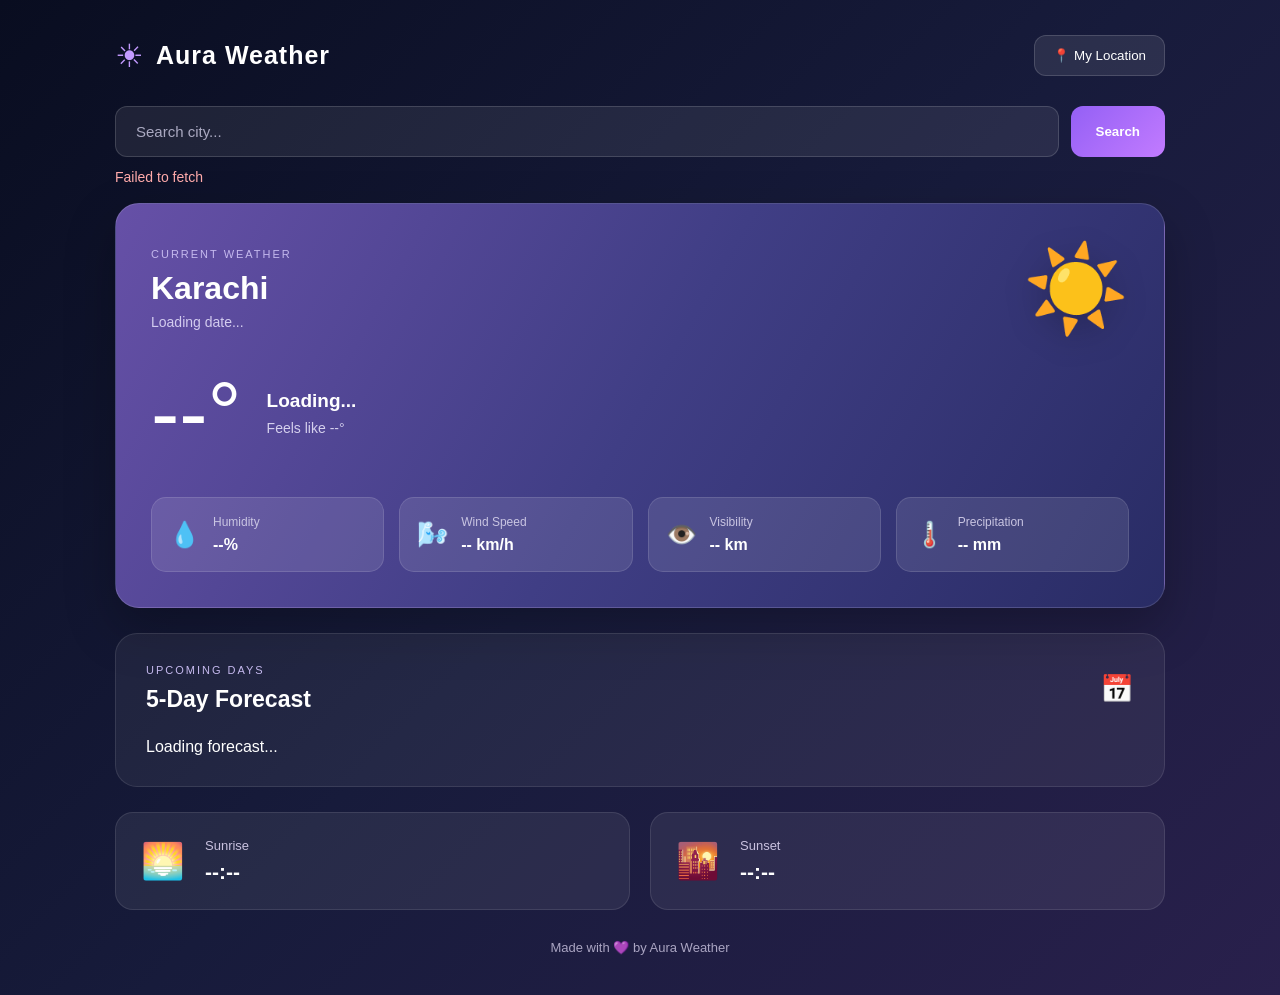
<file: Aura-Weather/index.html>
<!DOCTYPE html>
<html lang="en">
<head>
    <meta charset="UTF-8">
    <meta name="viewport" content="width=device-width, initial-scale=1.0">
    <title>Aura Weather</title>
    <link rel="stylesheet" href="style.css">
</head>
<body>

    <div class="app">

        <!-- Header -->
        <header class="header">
            <div class="logo">
                <span>☀</span>
                <h2>Aura Weather</h2>
            </div>

            <button class="location-btn" id="locationBtn">
                📍 My Location
            </button>
        </header>

        <!-- Search -->
        <div class="search-box">
            <input
                type="text"
                id="cityInput"
                placeholder="Search city..."
            >
            <button id="searchBtn">Search</button>
        </div>

        <p id="message"></p>

        <!-- Main Weather -->
        <section class="main-weather">

            <div class="weather-top">
                <div>
                    <p class="small-text">CURRENT WEATHER</p>
                    <h1 id="cityName">Karachi</h1>
                    <p id="date">Loading date...</p>
                </div>

                <div class="weather-icon" id="weatherIcon">☀️</div>
            </div>

            <div class="temperature">
                <h1 id="temperature">--°</h1>
                <div>
                    <h3 id="weatherDescription">Loading...</h3>
                    <p>Feels like <span id="feelsLike">--°</span></p>
                </div>
            </div>

            <div class="weather-details">

                <div class="detail-card">
                    <span>💧</span>
                    <div>
                        <p>Humidity</p>
                        <h3 id="humidity">--%</h3>
                    </div>
                </div>

                <div class="detail-card">
                    <span>🌬️</span>
                    <div>
                        <p>Wind Speed</p>
                        <h3 id="wind">-- km/h</h3>
                    </div>
                </div>

                <div class="detail-card">
                    <span>👁️</span>
                    <div>
                        <p>Visibility</p>
                        <h3 id="visibility">-- km</h3>
                    </div>
                </div>

                <div class="detail-card">
                    <span>🌡️</span>
                    <div>
                        <p>Precipitation</p>
                        <h3 id="rain">-- mm</h3>
                    </div>
                </div>

            </div>

        </section>

        <!-- Forecast -->
        <section class="forecast-section">

            <div class="section-heading">
                <div>
                    <p class="small-text">UPCOMING DAYS</p>
                    <h2>5-Day Forecast</h2>
                </div>
                <span>📅</span>
            </div>

            <div class="forecast-list" id="forecastList">
                <p>Loading forecast...</p>
            </div>

        </section>

        <!-- Sunrise Sunset -->
        <section class="sun-section">

            <div class="sun-card">
                <span>🌅</span>
                <div>
                    <p>Sunrise</p>
                    <h3 id="sunrise">--:--</h3>
                </div>
            </div>

            <div class="sun-card">
                <span>🌇</span>
                <div>
                    <p>Sunset</p>
                    <h3 id="sunset">--:--</h3>
                </div>
            </div>

        </section>

        <footer>
            <p>Made with 💜 by Aura Weather</p>
        </footer>

    </div>

    <script src="script.js"></script>
</body>
</html>
</file>
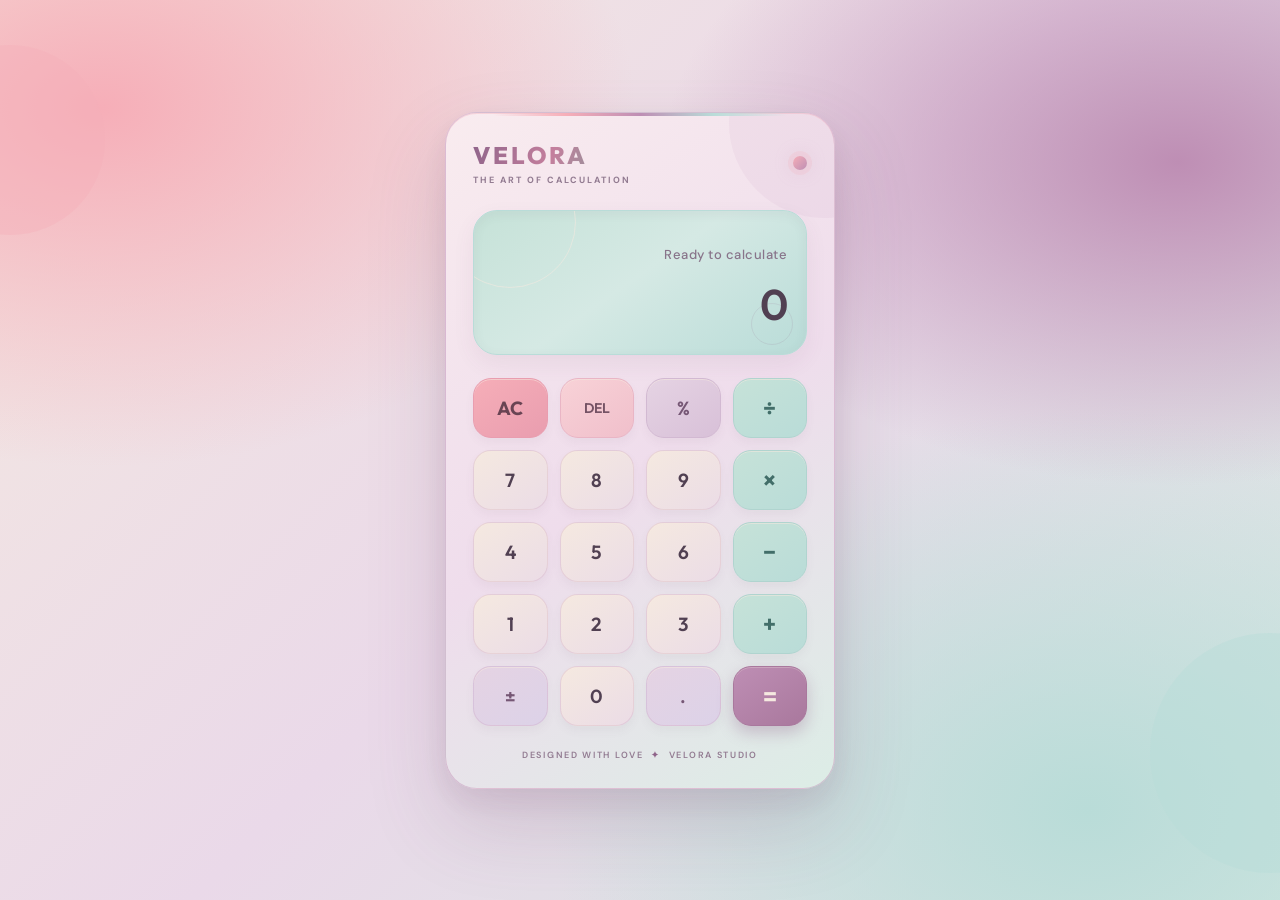
<file: Calculator/index.html>
<!DOCTYPE html>
<html lang="en">
<head>
    <meta charset="UTF-8">
    <meta name="viewport" content="width=device-width, initial-scale=1.0">
    <title>Velora — Modern Calculator</title>
    <link rel="stylesheet" href="style.css">
</head>
<body>

    <main class="calculator">

        <header class="calculator-header">
            <div>
                <h1 class="brand">VELORA</h1>
                <p class="subtitle">The art of calculation</p>
            </div>
            <span class="header-dot"></span>
        </header>

        <section class="display" aria-label="Calculator display">
            <div class="expression" id="expression">Ready to calculate</div>
            <div class="result" id="result" aria-live="polite">0</div>
        </section>

        <section class="buttons" aria-label="Calculator keypad">

            <button data-action="clear" type="button">AC</button>
            <button data-action="delete" type="button">DEL</button>
            <button data-action="percent" type="button">%</button>
            <button data-operator="/" type="button">÷</button>

            <button data-number="7" type="button">7</button>
            <button data-number="8" type="button">8</button>
            <button data-number="9" type="button">9</button>
            <button data-operator="*" type="button">×</button>

            <button data-number="4" type="button">4</button>
            <button data-number="5" type="button">5</button>
            <button data-number="6" type="button">6</button>
            <button data-operator="-" type="button">−</button>

            <button data-number="1" type="button">1</button>
            <button data-number="2" type="button">2</button>
            <button data-number="3" type="button">3</button>
            <button data-operator="+" type="button">+</button>

            <button data-action="sign" type="button">±</button>
            <button data-number="0" type="button">0</button>
            <button data-action="decimal" type="button">.</button>
            <button data-action="equals" type="button">=</button>

        </section>

        <footer class="calculator-footer">
            Designed with love <span>✦</span> Velora Studio
        </footer>

    </main>

    <script src="script.js"></script>
</body>
</html>
</file>
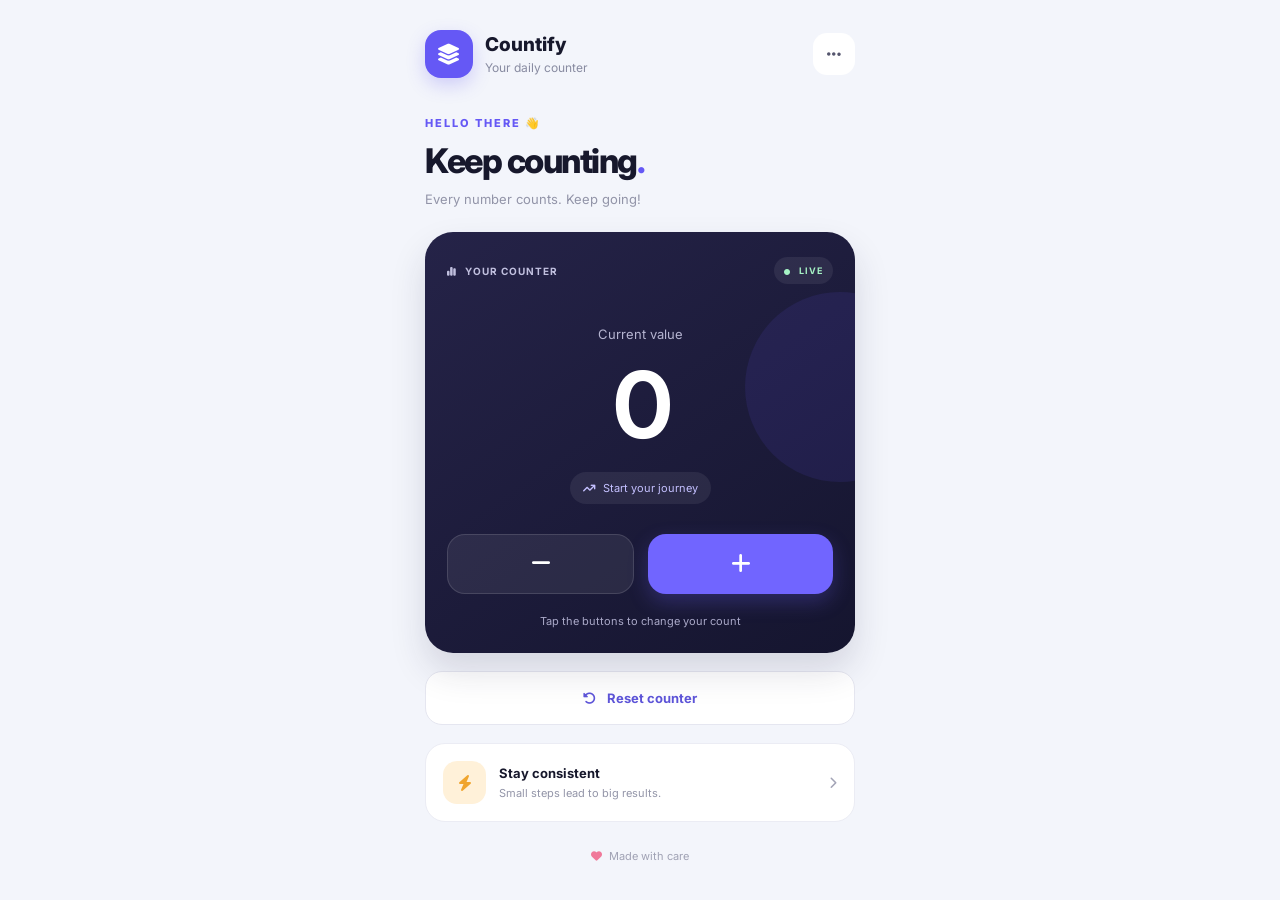
<file: Counter/index.html>
<!DOCTYPE html>
<html lang="en">
<head>
    <meta charset="UTF-8">
    <meta name="viewport" content="width=device-width, initial-scale=1.0">
    <title>Counter App</title>
    <link rel="stylesheet" href="style.css">
    <link rel="stylesheet" href="https://cdnjs.cloudflare.com/ajax/libs/font-awesome/6.5.0/css/all.min.css">
</head>
<body>

    <div class="app">
        <header>
            <div class="logo">
                <i class="fa-solid fa-layer-group"></i>
            </div>
            <div>
                <h2>Countify</h2>
                <p>Your daily counter</p>
            </div>
            <div class="menu-icon">
                <i class="fa-solid fa-ellipsis"></i>
            </div>
        </header>

        <div class="welcome">
            <p>HELLO THERE 👋</p>
            <h1>Keep counting<span>.</span></h1>
            <p class="subtitle">Every number counts. Keep going!</p>
        </div>

        <div class="counter-card">
            <div class="card-top">
                <span><i class="fa-solid fa-chart-simple"></i> YOUR COUNTER</span>
                <span class="live"><i class="fa-solid fa-circle"></i> LIVE</span>
            </div>

            <div class="number-area">
                <p>Current value</p>
                <h1 id="count">0</h1>
                <span class="status">
                    <i class="fa-solid fa-arrow-trend-up"></i>
                    Start your journey
                </span>
            </div>

            <div class="buttons">
                <button class="control-btn minus" onclick="decrement()">
                    <i class="fa-solid fa-minus"></i>
                </button>

                <button class="control-btn plus" onclick="increment()">
                    <i class="fa-solid fa-plus"></i>
                </button>
            </div>

            <p class="hint">Tap the buttons to change your count</p>
        </div>

        <button class="reset-btn" onclick="reset()">
            <i class="fa-solid fa-rotate-left"></i>
            Reset counter
        </button>

        <div class="info-card">
            <div class="info-icon">
                <i class="fa-solid fa-bolt"></i>
            </div>
            <div>
                <h3>Stay consistent</h3>
                <p>Small steps lead to big results.</p>
            </div>
            <i class="fa-solid fa-chevron-right arrow"></i>
        </div>

        <footer>
            <i class="fa-solid fa-heart"></i> Made with care
        </footer>
    </div>

    <script src="script.js"></script>
</body>
</html>
</file>
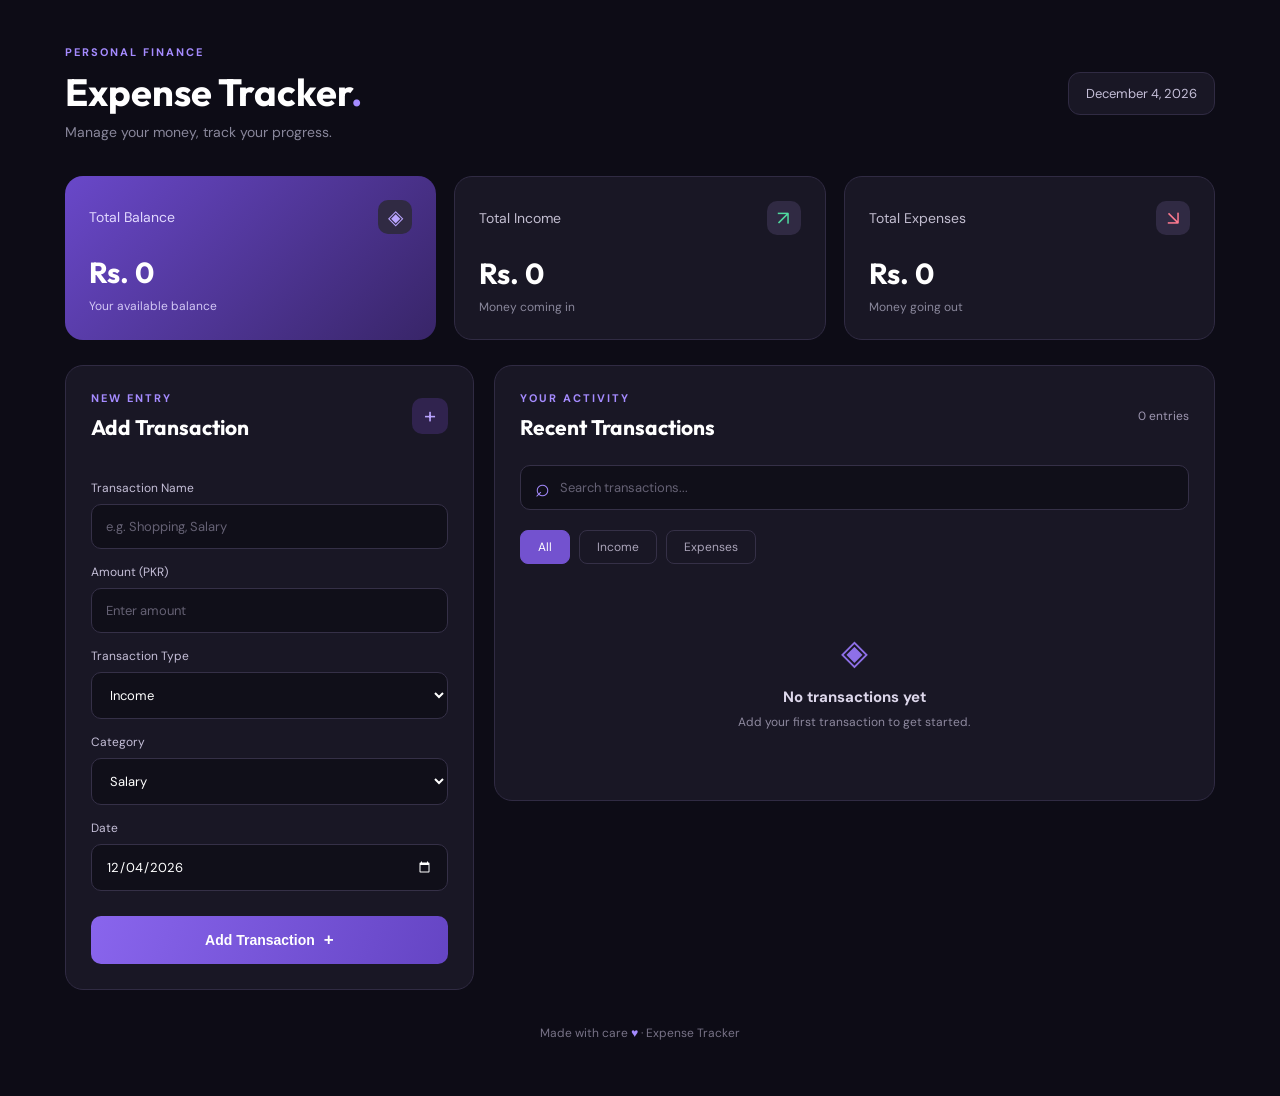
<file: Expense-Tracker/index.html>
<!DOCTYPE html>
<html lang="en">
<head>
    <meta charset="UTF-8">
    <meta name="viewport" content="width=device-width, initial-scale=1.0">
    <title>Expense Tracker</title>
    <link rel="stylesheet" href="style.css">
</head>
<body>

    <div class="container">

        <header class="header">
            <div>
                <p class="small-heading">PERSONAL FINANCE</p>
                <h1>Expense Tracker<span>.</span></h1>
                <p class="subtitle">Manage your money, track your progress.</p>
            </div>
            <div class="date-box" id="todayDate"></div>
        </header>

        <!-- Summary Cards -->
        <section class="summary">

            <div class="summary-card balance-card">
                <div class="card-top">
                    <span>Total Balance</span>
                    <span class="card-icon">◈</span>
                </div>
                <h2 id="totalBalance">Rs. 0</h2>
                <p>Your available balance</p>
            </div>

            <div class="summary-card">
                <div class="card-top">
                    <span>Total Income</span>
                    <span class="card-icon income-icon">↗</span>
                </div>
                <h2 id="totalIncome">Rs. 0</h2>
                <p>Money coming in</p>
            </div>

            <div class="summary-card">
                <div class="card-top">
                    <span>Total Expenses</span>
                    <span class="card-icon expense-icon">↘</span>
                </div>
                <h2 id="totalExpense">Rs. 0</h2>
                <p>Money going out</p>
            </div>

        </section>

        <!-- Main Content -->
        <main class="main-content">

            <!-- Add Transaction Form -->
            <section class="form-section">
                <div class="section-heading">
                    <div>
                        <p class="small-heading">NEW ENTRY</p>
                        <h2>Add Transaction</h2>
                    </div>
                    <span class="plus-icon">+</span>
                </div>

                <form id="transactionForm">

                    <label for="title">Transaction Name</label>
                    <input type="text" id="title" placeholder="e.g. Shopping, Salary" required>

                    <label for="amount">Amount (PKR)</label>
                    <input type="number" id="amount" placeholder="Enter amount" min="1" step="0.01" required>

                    <label for="type">Transaction Type</label>
                    <select id="type">
                        <option value="income">Income</option>
                        <option value="expense">Expense</option>
                    </select>

                    <label for="category">Category</label>
                    <select id="category">
                        <option value="Salary">Salary</option>
                        <option value="Food">Food</option>
                        <option value="Shopping">Shopping</option>
                        <option value="Transport">Transport</option>
                        <option value="Bills">Bills</option>
                        <option value="Entertainment">Entertainment</option>
                        <option value="Other">Other</option>
                    </select>

                    <label for="date">Date</label>
                    <input type="date" id="date" required>

                    <button type="submit" class="add-btn">Add Transaction <span>+</span></button>

                </form>
            </section>

            <!-- Transaction History -->
            <section class="history-section">

                <div class="history-heading">
                    <div>
                        <p class="small-heading">YOUR ACTIVITY</p>
                        <h2>Recent Transactions</h2>
                    </div>
                    <span class="transaction-count" id="transactionCount">0 entries</span>
                </div>

                <div class="search-box">
                    <span>⌕</span>
                    <input type="text" id="searchInput" placeholder="Search transactions...">
                </div>

                <div class="filter-buttons">
                    <button class="filter-btn active" data-filter="all">All</button>
                    <button class="filter-btn" data-filter="income">Income</button>
                    <button class="filter-btn" data-filter="expense">Expenses</button>
                </div>

                <div class="transaction-list" id="transactionList">
                    <div class="empty-state">
                        <div class="empty-icon">◈</div>
                        <h3>No transactions yet</h3>
                        <p>Add your first transaction to get started.</p>
                    </div>
                </div>

            </section>

        </main>

        <footer>
            <p>Made with care <span>♥</span> · Expense Tracker</p>
        </footer>

    </div>

    <script src="script.js"></script>
</body>
</html>
</file>
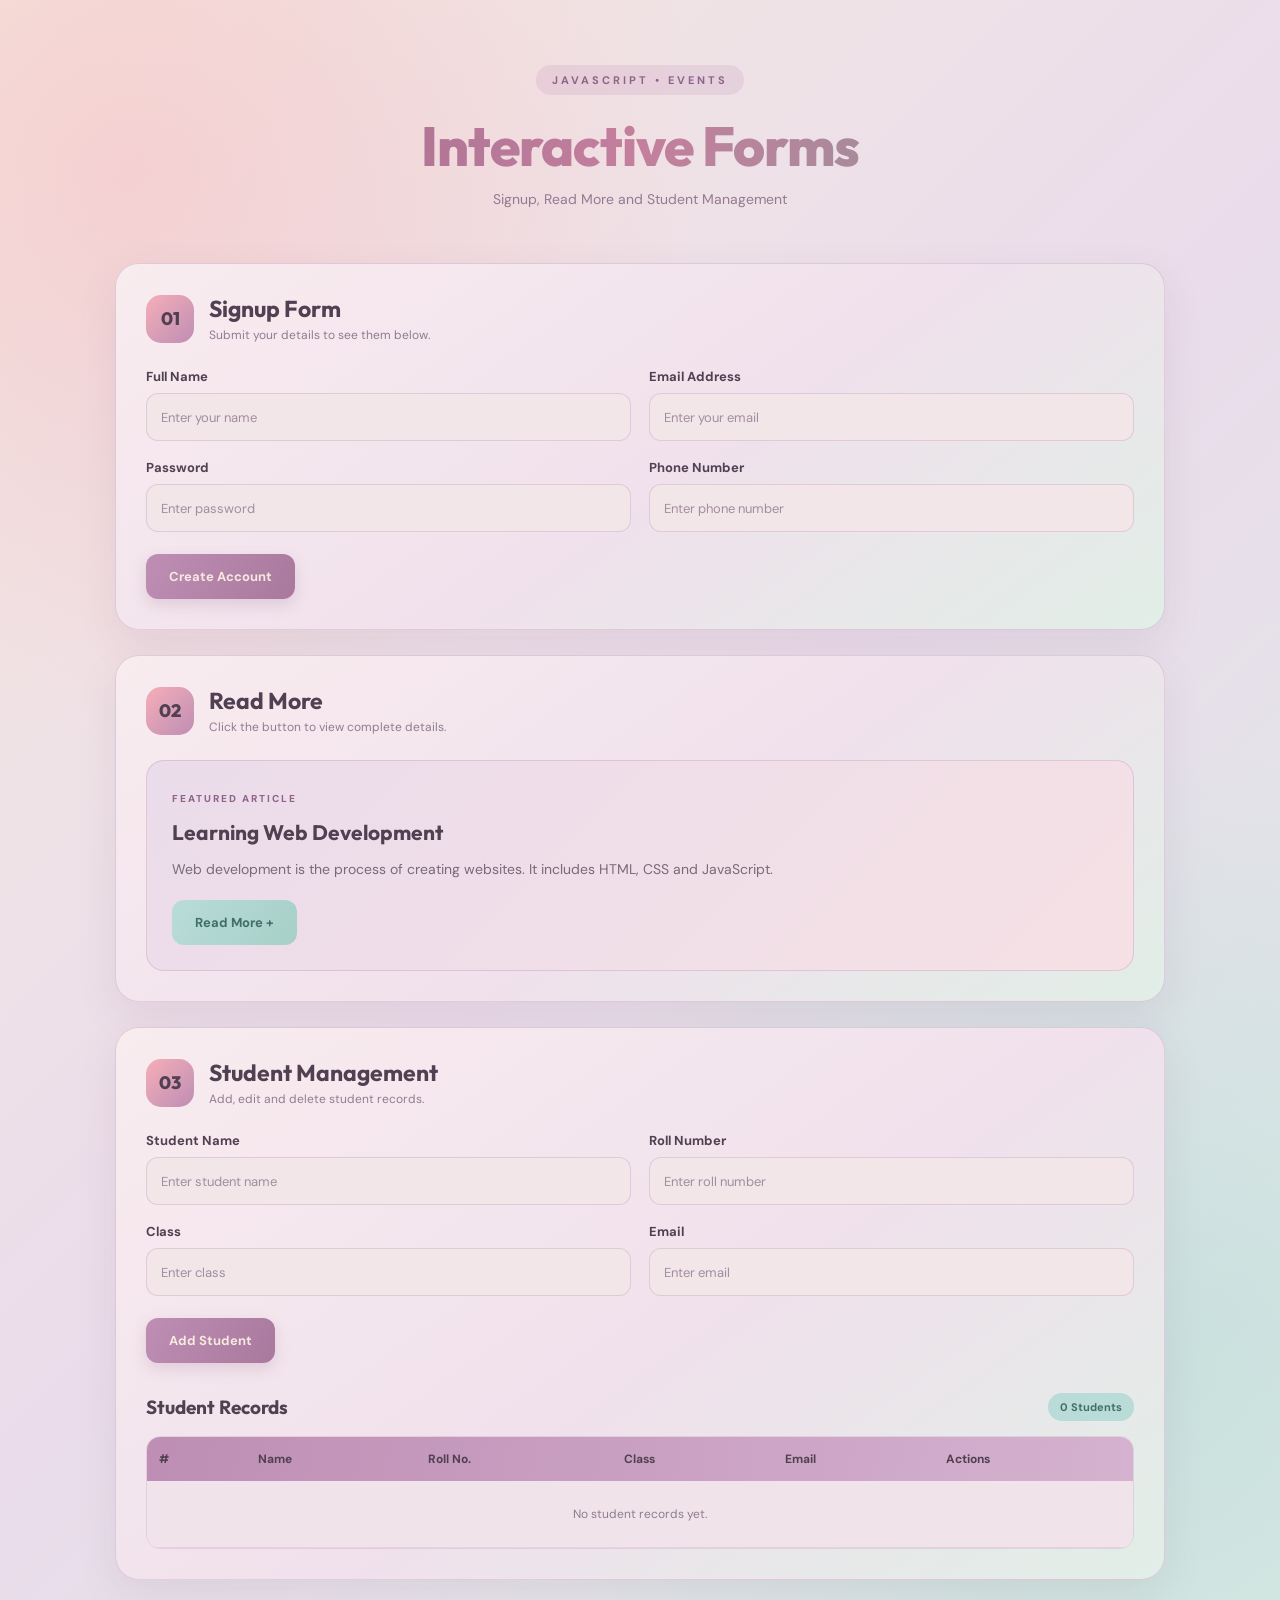
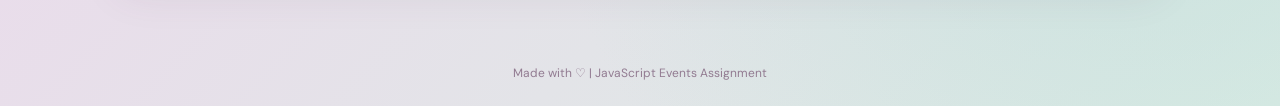
<file: interactive-form/index.html>
<!DOCTYPE html>
<html lang="en">
<head>
    <meta charset="UTF-8">
    <meta name="viewport" content="width=device-width, initial-scale=1.0">
    <title>JavaScript Events Assignment</title>
    <link rel="stylesheet" href="style.css">
</head>
<body>

    <header class="hero">
        <p class="tag">JAVASCRIPT • EVENTS</p>
        <h1>Interactive Forms</h1>
        <p class="hero-text">
            Signup, Read More and Student Management
        </p>
    </header>

    <main class="container">

        <!-- TASK 1: SIGNUP FORM -->

        <section class="card">
            <div class="section-heading">
                <span class="number">01</span>
                <div>
                    <h2>Signup Form</h2>
                    <p>Submit your details to see them below.</p>
                </div>
            </div>

            <form id="signupForm">
                <div class="form-grid">

                    <div class="field">
                        <label for="signupName">Full Name</label>
                        <input type="text" id="signupName"
                            placeholder="Enter your name" required>
                    </div>

                    <div class="field">
                        <label for="signupEmail">Email Address</label>
                        <input type="email" id="signupEmail"
                            placeholder="Enter your email" required>
                    </div>

                    <div class="field">
                        <label for="signupPassword">Password</label>
                        <input type="password" id="signupPassword"
                            placeholder="Enter password" required minlength="6">
                    </div>

                    <div class="field">
                        <label for="signupPhone">Phone Number</label>
                        <input type="tel" id="signupPhone"
                            placeholder="Enter phone number" required>
                    </div>

                </div>

                <button type="submit" class="primary-btn">
                    Create Account
                </button>
            </form>

            <div id="signupOutput" class="output hidden">
                <h3>Signup Details</h3>
                <div id="signupDetails"></div>
            </div>
        </section>


        <!-- TASK 2: READ MORE -->

        <section class="card">
            <div class="section-heading">
                <span class="number">02</span>
                <div>
                    <h2>Read More</h2>
                    <p>Click the button to view complete details.</p>
                </div>
            </div>

            <div class="article-box">
                <span class="article-label">FEATURED ARTICLE</span>
                <h3>Learning Web Development</h3>

                <p>
                    Web development is the process of creating websites.
                    It includes HTML, CSS and JavaScript.
                </p>

                <p id="extraText" class="hidden">
                    HTML creates the structure of a webpage, CSS makes
                    it beautiful and JavaScript adds interactivity.
                    By learning these technologies, you can create
                    modern and responsive websites.
                </p>

                <button type="button" id="readMoreBtn" class="secondary-btn">
                    Read More +
                </button>
            </div>
        </section>


        <!-- TASK 3: STUDENT FORM -->

        <section class="card">
            <div class="section-heading">
                <span class="number">03</span>
                <div>
                    <h2>Student Management</h2>
                    <p>Add, edit and delete student records.</p>
                </div>
            </div>

            <form id="studentForm">
                <div class="form-grid">

                    <div class="field">
                        <label for="studentName">Student Name</label>
                        <input type="text" id="studentName"
                            placeholder="Enter student name" required>
                    </div>

                    <div class="field">
                        <label for="studentRoll">Roll Number</label>
                        <input type="text" id="studentRoll"
                            placeholder="Enter roll number" required>
                    </div>

                    <div class="field">
                        <label for="studentClass">Class</label>
                        <input type="text" id="studentClass"
                            placeholder="Enter class" required>
                    </div>

                    <div class="field">
                        <label for="studentEmail">Email</label>
                        <input type="email" id="studentEmail"
                            placeholder="Enter email" required>
                    </div>

                </div>

                <button type="submit" class="primary-btn">
                    Add Student
                </button>
            </form>

            <!-- Hidden Edit Form -->

            <form id="editForm" class="edit-form hidden">
                <h3>Edit Student Details</h3>

                <div class="form-grid">

                    <div class="field">
                        <label for="editName">Student Name</label>
                        <input type="text" id="editName" required>
                    </div>

                    <div class="field">
                        <label for="editRoll">Roll Number</label>
                        <input type="text" id="editRoll" required>
                    </div>

                    <div class="field">
                        <label for="editClass">Class</label>
                        <input type="text" id="editClass" required>
                    </div>

                    <div class="field">
                        <label for="editEmail">Email</label>
                        <input type="email" id="editEmail" required>
                    </div>

                </div>

                <div class="button-row">
                    <button type="submit" class="primary-btn">
                        Update Student
                    </button>

                    <button type="button" id="cancelEdit"
                        class="cancel-btn">
                        Cancel
                    </button>
                </div>
            </form>

            <!-- Student Table -->

            <div class="table-heading">
                <h3>Student Records</h3>
                <span id="studentCount">0 Students</span>
            </div>

            <div class="table-wrapper">
                <table>
                    <thead>
                        <tr>
                            <th>#</th>
                            <th>Name</th>
                            <th>Roll No.</th>
                            <th>Class</th>
                            <th>Email</th>
                            <th>Actions</th>
                        </tr>
                    </thead>

                    <tbody id="studentTable">
                        <tr>
                            <td colspan="6" class="empty-message">
                                No student records yet.
                            </td>
                        </tr>
                    </tbody>
                </table>
            </div>

        </section>

    </main>

    <footer>
        <p>Made with ♡ | JavaScript Events Assignment</p>
    </footer>

    <script src="script.js"></script>
</body>
</html>
</file>
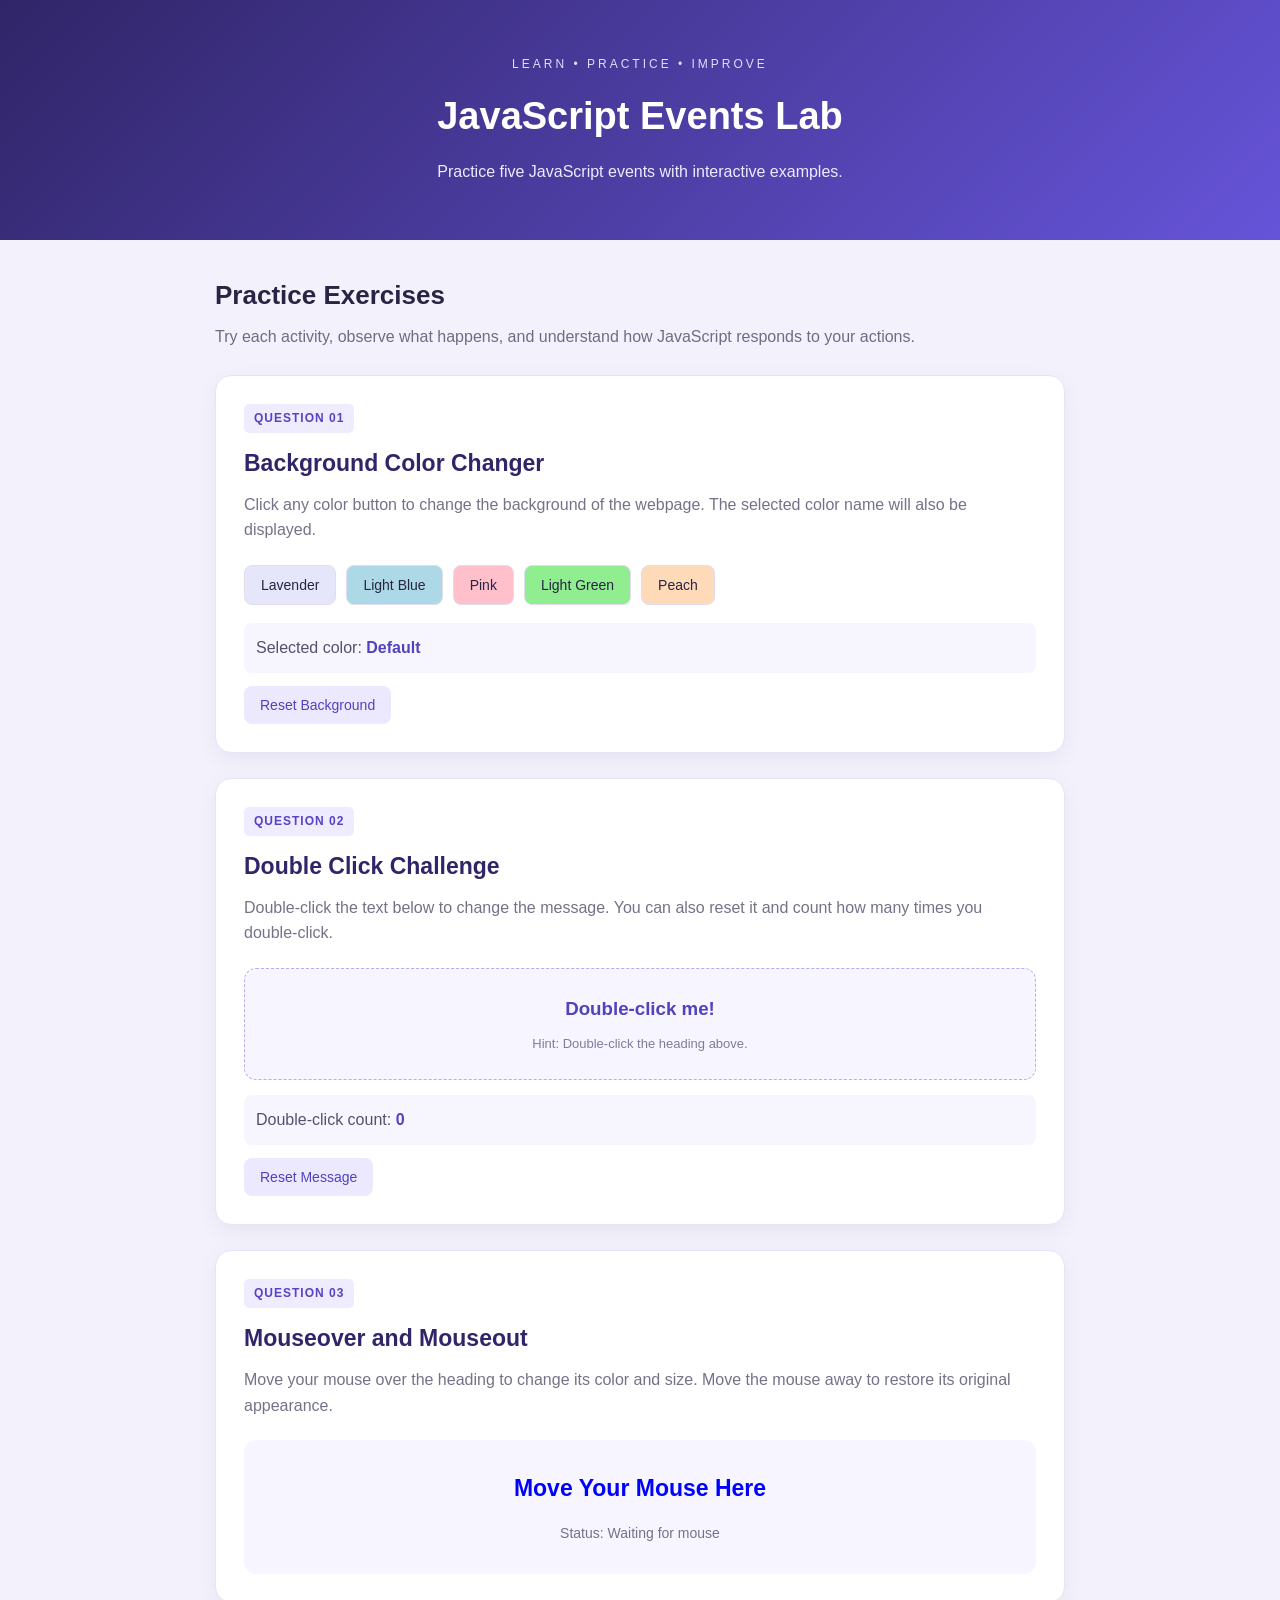
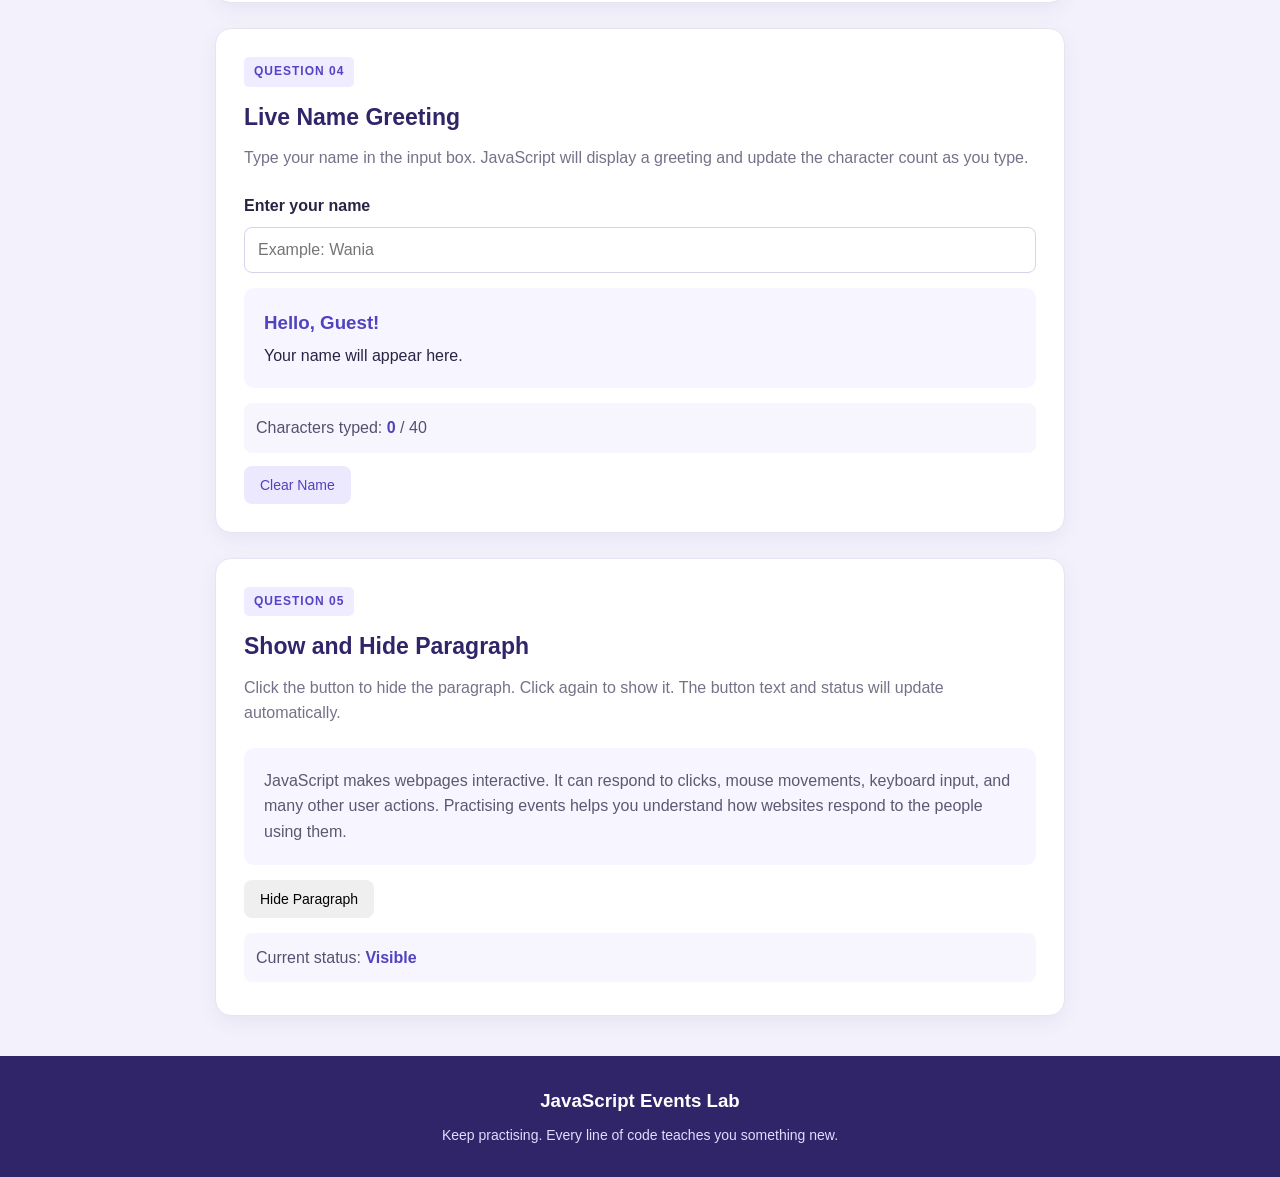
<file: JS-Events-Practice/index.html>
<!DOCTYPE html>
<html lang="en">
<head>
    <meta charset="UTF-8">
    <meta name="viewport" content="width=device-width, initial-scale=1.0">

    <title>JavaScript Events Practice</title>

    <link rel="stylesheet" href="style.css">
</head>
<body>

    <header>
        <div class="header-content">
            <p class="tag">LEARN • PRACTICE • IMPROVE</p>
            <h1>JavaScript Events Lab</h1>
            <p class="subtitle">
                Practice five JavaScript events with interactive examples.
            </p>
        </div>
    </header>

    <main class="container">

        <div class="intro">
            <h2>Practice Exercises</h2>
            <p>
                Try each activity, observe what happens, and understand
                how JavaScript responds to your actions.
            </p>
        </div>

        <!-- Question 1 -->
        <section class="card">
            <div class="question-number">QUESTION 01</div>
            <h2>Background Color Changer</h2>

            <p class="description">
                Click any color button to change the background of the
                webpage. The selected color name will also be displayed.
            </p>

            <div class="color-buttons">
                <button class="color-btn purple"
                        onclick="changeBackground('lavender', 'Lavender')">
                    Lavender
                </button>

                <button class="color-btn blue"
                        onclick="changeBackground('lightblue', 'Light Blue')">
                    Light Blue
                </button>

                <button class="color-btn pink"
                        onclick="changeBackground('pink', 'Pink')">
                    Pink
                </button>

                <button class="color-btn green"
                        onclick="changeBackground('lightgreen', 'Light Green')">
                    Light Green
                </button>

                <button class="color-btn orange"
                        onclick="changeBackground('peachpuff', 'Peach')">
                    Peach
                </button>
            </div>

            <p class="result">
                Selected color:
                <span id="colorName">Default</span>
            </p>

            <button class="secondary-btn" onclick="resetBackground()">
                Reset Background
            </button>
        </section>


        <!-- Question 2 -->
        <section class="card">
            <div class="question-number">QUESTION 02</div>
            <h2>Double Click Challenge</h2>

            <p class="description">
                Double-click the text below to change the message.
                You can also reset it and count how many times you double-click.
            </p>

            <div class="message-area">
                <h3 id="message" ondblclick="changeMessage()">
                    Double-click me!
                </h3>

                <p class="hint">
                    Hint: Double-click the heading above.
                </p>
            </div>

            <p class="result">
                Double-click count:
                <span id="clickCount">0</span>
            </p>

            <button class="secondary-btn" onclick="resetMessage()">
                Reset Message
            </button>
        </section>


        <!-- Question 3 -->
        <section class="card">
            <div class="question-number">QUESTION 03</div>
            <h2>Mouseover and Mouseout</h2>

            <p class="description">
                Move your mouse over the heading to change its color and size.
                Move the mouse away to restore its original appearance.
            </p>

            <div class="hover-area">
                <h3 id="hoverHeading"
                    onmouseover="changeHeading()"
                    onmouseout="resetHeading()">
                    Move Your Mouse Here
                </h3>

                <p id="hoverStatus">Status: Waiting for mouse</p>
            </div>
        </section>


        <!-- Question 4 -->
        <section class="card">
            <div class="question-number">QUESTION 04</div>
            <h2>Live Name Greeting</h2>

            <p class="description">
                Type your name in the input box. JavaScript will display
                a greeting and update the character count as you type.
            </p>

            <label for="userInput">Enter your name</label>

            <input
                type="text"
                id="userInput"
                placeholder="Example: Wania"
                maxlength="40"
                oninput="showText()"
            >

            <div class="greeting-area">
                <h3 id="greeting">Hello, Guest!</h3>
                <p id="output">Your name will appear here.</p>
            </div>

            <p class="result">
                Characters typed:
                <span id="charCount">0</span> / 40
            </p>

            <button class="secondary-btn" onclick="clearInput()">
                Clear Name
            </button>
        </section>


        <!-- Question 5 -->
        <section class="card">
            <div class="question-number">QUESTION 05</div>
            <h2>Show and Hide Paragraph</h2>

            <p class="description">
                Click the button to hide the paragraph. Click again to show it.
                The button text and status will update automatically.
            </p>

            <div class="paragraph-area">
                <p id="myParagraph">
                    JavaScript makes webpages interactive. It can respond to
                    clicks, mouse movements, keyboard input, and many other
                    user actions. Practising events helps you understand how
                    websites respond to the people using them.
                </p>
            </div>

            <button id="toggleBtn" onclick="toggleParagraph()">
                Hide Paragraph
            </button>

            <p class="result">
                Current status:
                <span id="visibilityStatus">Visible</span>
            </p>
        </section>

    </main>

    <footer>
        <h3>JavaScript Events Lab</h3>
        <p>Keep practising. Every line of code teaches you something new.</p>
    </footer>

    <script src="script.js"></script>
</body>
</html>
</file>
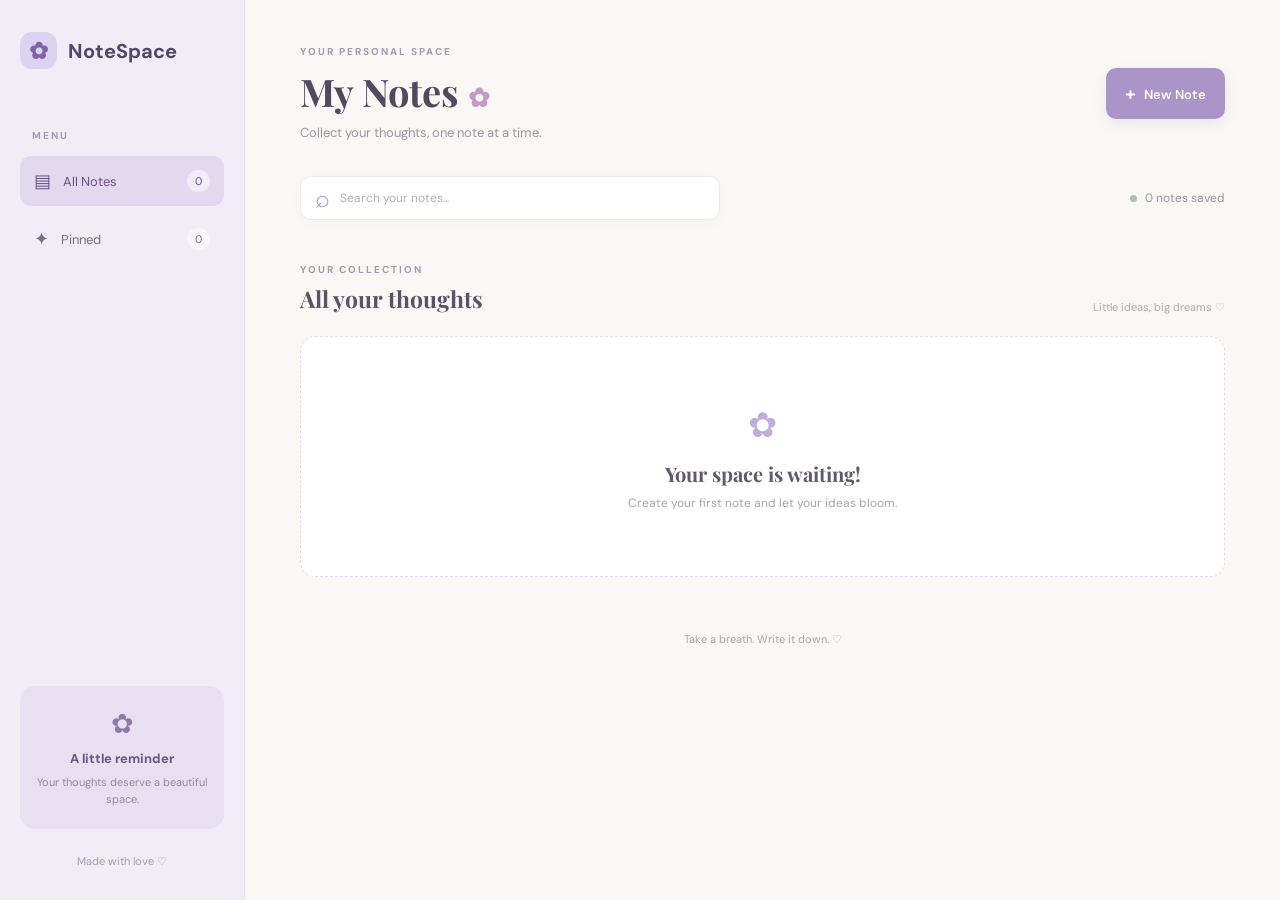
<file: Note-Space/index.html>
<!DOCTYPE html>
<html lang="en">
<head>
    <meta charset="UTF-8">
    <meta name="viewport" content="width=device-width, initial-scale=1.0">
    <title>NoteSpace - Your Little Ideas</title>
    <link rel="stylesheet" href="style.css">
    <link href="https://fonts.googleapis.com/css2?family=DM+Sans:wght@400;500;600;700&family=Playfair+Display:wght@600;700&display=swap" rel="stylesheet">
</head>
<body>

    <div class="app">

        <!-- Sidebar -->
        <aside class="sidebar">
            <div class="logo">
                <div class="logo-icon">✿</div>
                <span>NoteSpace</span>
            </div>

            <p class="sidebar-label">MENU</p>

            <button class="side-link active" id="allNotesBtn">
                <span>▤</span> All Notes
                <span class="side-count" id="allCount">0</span>
            </button>

            <button class="side-link" id="pinnedNotesBtn">
                <span>✦</span> Pinned
                <span class="side-count" id="pinnedCount">0</span>
            </button>

            <div class="sidebar-bottom">
                <div class="mini-card">
                    <div class="mini-flower">✿</div>
                    <h3>A little reminder</h3>
                    <p>Your thoughts deserve a beautiful space.</p>
                </div>
                <p class="sidebar-footer">Made with love ♡</p>
            </div>
        </aside>


        <!-- Main Area -->
        <main class="main">

            <header class="topbar">
                <div class="welcome">
                    <p class="eyebrow">YOUR PERSONAL SPACE</p>
                    <h1 id="pageTitle">My Notes <span>✿</span></h1>
                    <p class="welcome-text">Collect your thoughts, one note at a time.</p>
                </div>

                <button class="add-note-btn" id="openModalBtn">
                    <span>+</span> New Note
                </button>
            </header>


            <!-- Search and Stats -->
            <section class="toolbar">
                <div class="search-box">
                    <span>⌕</span>
                    <input type="text" id="searchInput" placeholder="Search your notes...">
                </div>

                <div class="notes-total">
                    <span class="total-dot"></span>
                    <span id="totalText">0 notes saved</span>
                </div>
            </section>


            <!-- Notes Area -->
            <section class="notes-section">
                <div class="section-top">
                    <div>
                        <p class="eyebrow">YOUR COLLECTION</p>
                        <h2 id="sectionTitle">All your thoughts</h2>
                    </div>
                    <p class="section-hint">Little ideas, big dreams ♡</p>
                </div>

                <div class="notes-grid" id="notesGrid"></div>

            </section>

            <footer>
                <p>Take a breath. Write it down. <span>♡</span></p>
            </footer>

        </main>

    </div>


    <!-- Add/Edit Note Modal -->
    <div class="modal-overlay" id="modalOverlay">

        <div class="modal">

            <div class="modal-header">
                <div>
                    <p class="eyebrow">A FRESH PAGE</p>
                    <h2 id="modalTitle">Create a Note</h2>
                </div>
                <button class="close-btn" id="closeModalBtn">×</button>
            </div>

            <form id="noteForm">

                <label for="noteTitle">Note Title</label>
                <input type="text" id="noteTitle" placeholder="Give your note a title..." required maxlength="60">

                <label for="noteContent">Your Thoughts</label>
                <textarea id="noteContent" placeholder="Write something lovely..." required></textarea>

                <div class="color-heading">
                    <label>Choose a color</label>
                    <span>Pick your mood ♡</span>
                </div>

                <div class="color-options">
                    <label class="color-choice lavender">
                        <input type="radio" name="noteColor" value="lavender" checked>
                        <span></span>
                    </label>

                    <label class="color-choice pink">
                        <input type="radio" name="noteColor" value="pink">
                        <span></span>
                    </label>

                    <label class="color-choice peach">
                        <input type="radio" name="noteColor" value="peach">
                        <span></span>
                    </label>

                    <label class="color-choice mint">
                        <input type="radio" name="noteColor" value="mint">
                        <span></span>
                    </label>

                    <label class="color-choice yellow">
                        <input type="radio" name="noteColor" value="yellow">
                        <span></span>
                    </label>
                </div>

                <button type="submit" class="save-btn" id="saveNoteBtn">Save Note ✿</button>

            </form>

        </div>

    </div>

    <script src="script.js"></script>
</body>
</html>
</file>
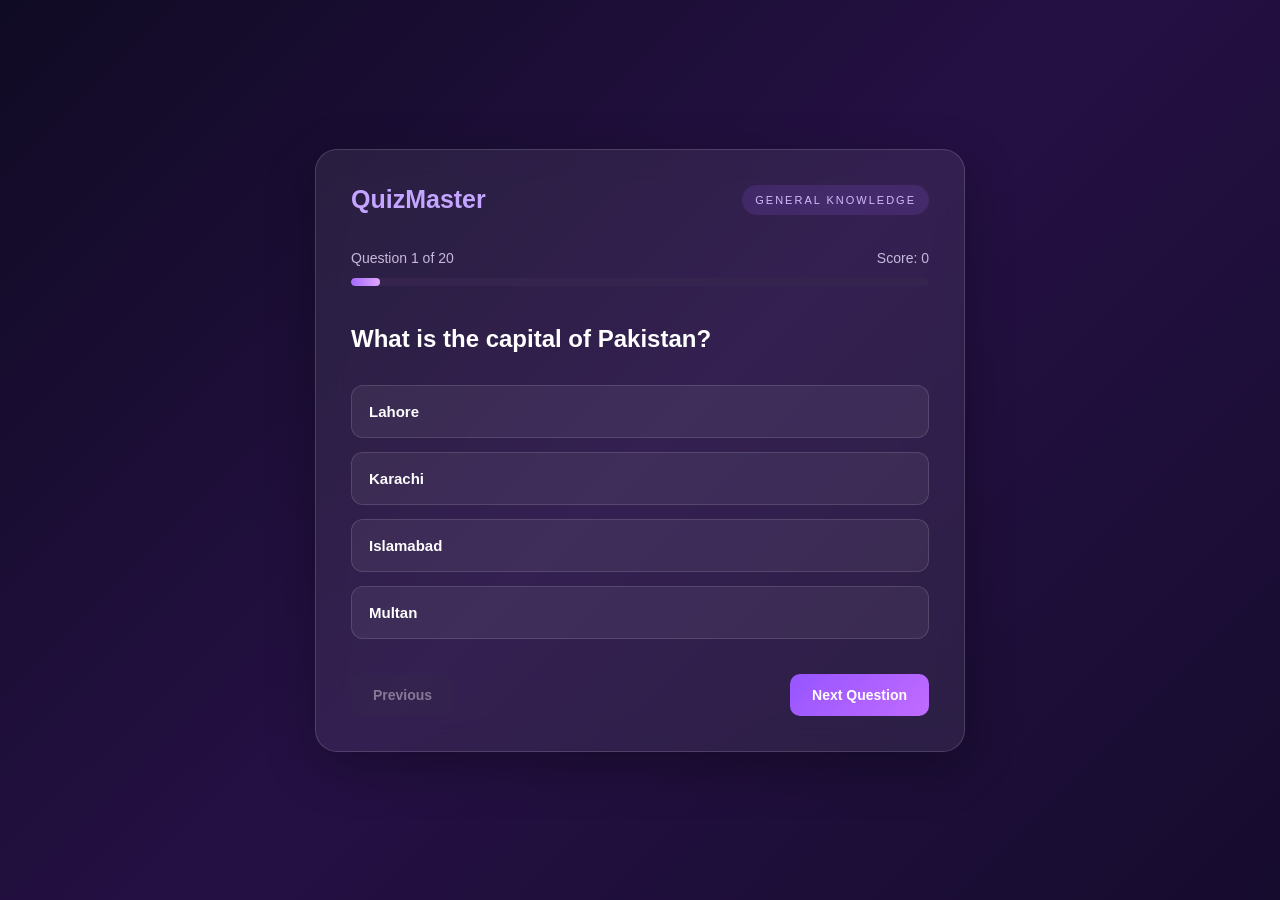
<file: Quiz-Master/index.html>
<!DOCTYPE html>
<html lang="en">
<head>
    <meta charset="UTF-8">
    <meta name="viewport" content="width=device-width, initial-scale=1.0">
    <title>QuizMaster - Online Quiz</title>
    <link rel="stylesheet" href="style.css">
</head>
<body>

    <div class="container">

        <div class="quiz-box" id="quizBox">

            <div class="header">
                <h2>QuizMaster</h2>
                <span class="quiz-label">GENERAL KNOWLEDGE</span>
            </div>

            <div class="progress-info">
                <span id="questionNumber">Question 1 of 20</span>
                <span id="score">Score: 0</span>
            </div>

            <div class="progress-bar">
                <div id="progress"></div>
            </div>

            <h1 id="question">Question goes here?</h1>

            <div id="options" class="options"></div>

            <div class="buttons">
                <button id="previousBtn" onclick="previousQuestion()">Previous</button>
                <button id="nextBtn" onclick="nextQuestion()">Next Question</button>
            </div>

        </div>

        <div class="result-box" id="resultBox">
            <div class="result-icon">🏆</div>
            <h1>Quiz Completed!</h1>
            <p>Your final score is:</p>
            <h2 id="finalScore">0 / 20</h2>
            <p id="resultMessage"></p>
            <button onclick="restartQuiz()">Try Again</button>
        </div>

    </div>

    <script src="script.js"></script>
</body>
</html>
</file>
<file: Aura-Weather/style.css>
* {
    margin: 0;
    padding: 0;
    box-sizing: border-box;
    font-family: 'Segoe UI', sans-serif;
}

body {
    min-height: 100vh;
    background: linear-gradient(135deg, #090d20, #171b3b, #29204c);
    color: white;
    padding: 35px 20px;
}

.app {
    max-width: 1050px;
    margin: auto;
}

/* Header */

.header {
    display: flex;
    justify-content: space-between;
    align-items: center;
    margin-bottom: 30px;
    gap: 15px;
}

.logo {
    display: flex;
    align-items: center;
    gap: 12px;
}

.logo span {
    font-size: 32px;
    color: #c39aff;
}

.logo h2 {
    font-size: 25px;
    letter-spacing: 1px;
}

.location-btn {
    padding: 12px 18px;
    background: rgba(255,255,255,0.09);
    color: white;
    border: 1px solid rgba(255,255,255,0.15);
    border-radius: 12px;
    cursor: pointer;
}

/* Search */

.search-box {
    display: flex;
    gap: 12px;
    margin-bottom: 12px;
}

.search-box input {
    flex: 1;
    padding: 16px 20px;
    border: 1px solid rgba(255,255,255,0.15);
    background: rgba(255,255,255,0.08);
    color: white;
    border-radius: 12px;
    outline: none;
    font-size: 15px;
}

.search-box input::placeholder {
    color: #aaa9c1;
}

.search-box input:focus {
    border-color: #ad81ff;
}

.search-box button {
    padding: 0 25px;
    background: linear-gradient(135deg, #9460f5, #c27bff);
    border: none;
    color: white;
    border-radius: 12px;
    font-weight: bold;
    cursor: pointer;
}

#message {
    min-height: 22px;
    margin-bottom: 12px;
    color: #ffaaaa;
    font-size: 14px;
}

/* Main Weather */

.main-weather {
    padding: 35px;
    border-radius: 24px;
    background: linear-gradient(120deg, #6650a7, #403e85, #292c65);
    box-shadow: 0 20px 50px rgba(0,0,0,0.25);
    border: 1px solid rgba(255,255,255,0.13);
    margin-bottom: 25px;
}

.weather-top {
    display: flex;
    justify-content: space-between;
    align-items: center;
}

.small-text {
    color: #c5b9ee;
    font-size: 11px;
    letter-spacing: 2px;
    margin-bottom: 10px;
}

.weather-top h1 {
    font-size: 32px;
    margin-bottom: 7px;
}

#date {
    color: #d3ccef;
    font-size: 14px;
}

.weather-icon {
    font-size: 85px;
    filter: drop-shadow(0 8px 15px rgba(0,0,0,0.2));
}

.temperature {
    display: flex;
    align-items: center;
    gap: 25px;
    margin: 25px 0 35px;
}

.temperature h1 {
    font-size: 85px;
    font-weight: 300;
}

.temperature h3 {
    font-size: 19px;
    margin-bottom: 8px;
}

.temperature p {
    color: #d5d0ed;
    font-size: 14px;
}

/* Details */

.weather-details {
    display: grid;
    grid-template-columns: repeat(4, 1fr);
    gap: 15px;
}

.detail-card {
    display: flex;
    align-items: center;
    gap: 13px;
    padding: 17px;
    background: rgba(255,255,255,0.1);
    border: 1px solid rgba(255,255,255,0.12);
    border-radius: 15px;
}

.detail-card > span {
    font-size: 25px;
}

.detail-card p {
    color: #c9c5e2;
    font-size: 12px;
    margin-bottom: 7px;
}

.detail-card h3 {
    font-size: 16px;
}

/* Forecast */

.forecast-section {
    padding: 30px;
    background: rgba(255,255,255,0.06);
    border: 1px solid rgba(255,255,255,0.1);
    border-radius: 22px;
    margin-bottom: 25px;
}

.section-heading {
    display: flex;
    justify-content: space-between;
    align-items: center;
    margin-bottom: 25px;
}

.section-heading h2 {
    font-size: 23px;
}

.section-heading > span {
    font-size: 27px;
}

.forecast-list {
    display: grid;
    grid-template-columns: repeat(5, 1fr);
    gap: 12px;
}

.forecast-card {
    background: rgba(255,255,255,0.07);
    border: 1px solid rgba(255,255,255,0.09);
    padding: 20px 10px;
    border-radius: 16px;
    text-align: center;
    transition: 0.3s;
}

.forecast-card:hover {
    transform: translateY(-6px);
    background: rgba(151,110,255,0.2);
}

.forecast-card p {
    color: #c9c2df;
    font-size: 13px;
}

.forecast-icon {
    font-size: 31px;
    margin: 14px 0;
}

.forecast-card h3 {
    font-size: 18px;
    margin-bottom: 6px;
}

.forecast-card small {
    color: #bdb4d6;
}

/* Sunrise Sunset */

.sun-section {
    display: grid;
    grid-template-columns: 1fr 1fr;
    gap: 20px;
}

.sun-card {
    display: flex;
    align-items: center;
    gap: 20px;
    padding: 25px;
    background: rgba(255,255,255,0.07);
    border: 1px solid rgba(255,255,255,0.1);
    border-radius: 18px;
}

.sun-card > span {
    font-size: 35px;
}

.sun-card p {
    color: #c9c2df;
    font-size: 13px;
    margin-bottom: 7px;
}

.sun-card h3 {
    font-size: 21px;
}

/* Footer */

footer {
    text-align: center;
    color: #aaa5c2;
    font-size: 13px;
    padding: 30px 0 5px;
}

/* Responsive */

@media(max-width: 750px) {

    .weather-details {
        grid-template-columns: repeat(2, 1fr);
    }

    .forecast-list {
        grid-template-columns: repeat(3, 1fr);
    }

}

@media(max-width: 500px) {

    body {
        padding: 20px 12px;
    }

    .header {
        align-items: flex-start;
    }

    .logo h2 {
        font-size: 19px;
    }

    .location-btn {
        padding: 10px;
        font-size: 11px;
    }

    .main-weather {
        padding: 22px 16px;
    }

    .weather-top h1 {
        font-size: 25px;
    }

    .weather-icon {
        font-size: 60px;
    }

    .temperature h1 {
        font-size: 65px;
    }

    .temperature {
        gap: 12px;
    }

    .temperature h3 {
        font-size: 15px;
    }

    .detail-card {
        padding: 12px 8px;
        gap: 8px;
    }

    .detail-card h3 {
        font-size: 13px;
    }

    .forecast-section {
        padding: 20px 12px;
    }

    .forecast-list {
        grid-template-columns: repeat(2, 1fr);
    }

    .sun-section {
        gap: 10px;
    }

    .sun-card {
        padding: 15px 10px;
        gap: 10px;
    }

    .sun-card h3 {
        font-size: 16px;
    }

}
</file>
<file: Calculator/style.css>
@import url('https://fonts.googleapis.com/css2?family=DM+Sans:wght@400;500;600;700&family=Outfit:wght@400;500;600;700;800&display=swap');

:root {
    --mauve: #BE8EB4;
    --pink: #F6AEB8;
    --blue: #B9DCD8;
    --mint: #C6E2D8;
    --cream: #F5E9E0;
    --deep-mauve: #8F648A;
    --dark: #514052;
    --muted: #927B91;
    --soft-pink: #F8D2D7;
    --soft-blue: #D8E9E4;
    --lavender: #E5D3E3;
}

* {
    margin: 0;
    padding: 0;
    box-sizing: border-box;
}

body {
    min-height: 100vh;
    display: flex;
    align-items: center;
    justify-content: center;
    padding: 30px 18px;
    position: relative;
    overflow-x: hidden;

    font-family: 'DM Sans', sans-serif;
    color: var(--dark);

    background:
        radial-gradient(ellipse at 8% 12%, #F6AEB8 0%, transparent 32%),
        radial-gradient(ellipse at 92% 18%, #BE8EB4 0%, transparent 31%),
        radial-gradient(ellipse at 85% 90%, #B9DCD8 0%, transparent 35%),
        linear-gradient(135deg, #F5E9E0, #EAD9E9 50%, #D7E9E3);
}

/* Decorative background */

body::before,
body::after {
    content: "";
    position: fixed;
    z-index: 0;
    pointer-events: none;
    border-radius: 50%;
}

body::before {
    width: 190px;
    height: 190px;
    top: 5%;
    left: -85px;
    background: #F6AEB866;
    animation: floatShape 8s ease-in-out infinite;
}

body::after {
    width: 240px;
    height: 240px;
    right: -110px;
    bottom: 3%;
    background: #B9DCD877;
    animation: floatShape 10s ease-in-out infinite reverse;
}

@keyframes floatShape {
    0%, 100% {
        transform: translateY(0) rotate(0deg);
    }
    50% {
        transform: translateY(-22px) rotate(12deg);
    }
}

/* Calculator card */

.calculator {
    position: relative;
    z-index: 1;
    isolation: isolate;

    width: 100%;
    max-width: 390px;
    padding: 27px;
    overflow: hidden;

    border: 1px solid #BE8EB477;
    border-radius: 32px;

    background: linear-gradient(
        145deg,
        #F9ECEF,
        #EFDDEC 52%,
        #DCEDE6
    );

    box-shadow:
        0 35px 80px #69456430,
        0 12px 28px #69456418,
        inset 0 1px 0 #F6AEB866;

    backdrop-filter: blur(20px);
    animation: enter 0.7s ease both;
}

.calculator::before {
    content: "";
    position: absolute;
    top: 0;
    left: 12%;
    width: 76%;
    height: 3px;
    background: linear-gradient(
        90deg,
        transparent,
        var(--pink),
        var(--mauve),
        var(--blue),
        transparent
    );
    border-radius: 0 0 10px 10px;
}

.calculator::after {
    content: "";
    position: absolute;
    z-index: -1;
    top: -85px;
    right: -85px;
    width: 190px;
    height: 190px;
    border-radius: 50%;
    background: #BE8EB418;
    pointer-events: none;
}

@keyframes enter {
    from {
        opacity: 0;
        transform: translateY(24px) scale(.96);
    }
    to {
        opacity: 1;
        transform: translateY(0) scale(1);
    }
}

/* Header */

.calculator-header {
    display: flex;
    align-items: center;
    justify-content: space-between;
    margin-bottom: 24px;
}

.brand {
    font-family: 'Outfit', sans-serif;
    font-size: 24px;
    font-weight: 800;
    letter-spacing: 3px;

    background: linear-gradient(
        110deg,
        #8F648A,
        #C47F9D,
        #789E98
    );
    background-clip: text;
    -webkit-background-clip: text;
    -webkit-text-fill-color: transparent;
}

.subtitle {
    margin-top: 4px;
    font-size: 9px;
    font-weight: 700;
    letter-spacing: 2px;
    text-transform: uppercase;
    color: var(--muted);
}

.header-dot {
    width: 14px;
    height: 14px;
    border-radius: 50%;
    background: linear-gradient(135deg, var(--pink), var(--mauve));
    box-shadow:
        0 0 0 5px #F6AEB833,
        0 0 20px #BE8EB455;
}

/* Display */

.display {
    position: relative;
    display: flex;
    flex-direction: column;
    align-items: flex-end;
    justify-content: flex-end;

    min-height: 145px;
    width: 100%;
    padding: 23px 19px;
    margin-bottom: 23px;
    overflow: hidden;

    border: 1px solid #B9DCD8;
    border-radius: 24px;

    background: linear-gradient(
        145deg,
        #C6E2D8,
        #D5E9E4 48%,
        #B9DCD8
    );

    box-shadow:
        inset 0 3px 12px #5140520F,
        0 9px 22px #69456412;
}

.display::before {
    content: "";
    position: absolute;
    top: -55px;
    left: -30px;
    width: 130px;
    height: 130px;
    border: 1px solid #F5E9E088;
    border-radius: 50%;
    pointer-events: none;
}

.display::after {
    content: "";
    position: absolute;
    right: 13px;
    bottom: 9px;
    width: 40px;
    height: 40px;
    border: 1px solid #8F648A22;
    border-radius: 50%;
    pointer-events: none;
}

.expression {
    position: relative;
    z-index: 1;
    width: 100%;
    min-height: 23px;
    margin-bottom: 10px;
    overflow: hidden;

    color: #88748A;
    font-size: 13px;
    font-weight: 500;
    letter-spacing: .5px;
    text-align: right;
    white-space: nowrap;
    text-overflow: ellipsis;
}

.result {
    position: relative;
    z-index: 1;
    width: 100%;
    overflow: hidden;

    color: var(--dark);
    font-family: 'Outfit', sans-serif;
    font-size: clamp(34px, 8vw, 43px);
    font-weight: 600;
    line-height: 1.2;
    letter-spacing: -1px;
    text-align: right;
    white-space: nowrap;
    text-overflow: ellipsis;
}

/* Keypad grid */

.buttons {
    display: grid;
    grid-template-columns: repeat(4, minmax(0, 1fr));
    gap: 12px;
}

/* All buttons */

button {
    position: relative;
    display: flex;
    align-items: center;
    justify-content: center;
    min-width: 0;
    height: 60px;
    padding: 0;
    overflow: hidden;

    border: 1px solid #BE8EB43D;
    border-radius: 18px;

    background: linear-gradient(145deg, #F3E5E9, #E9DCEB);
    color: var(--dark);
    font-family: 'Outfit', sans-serif;
    font-size: 19px;
    font-weight: 600;

    cursor: pointer;
    user-select: none;
    -webkit-tap-highlight-color: transparent;

    box-shadow:
        0 5px 10px #6945640D,
        inset 0 1px 0 #F5E9E088;

    transition:
        transform .22s ease,
        box-shadow .22s ease,
        background .22s ease,
        border-color .22s ease;
}

button::before {
    content: "";
    position: absolute;
    inset: 0;
    opacity: 0;
    background: linear-gradient(135deg, #F6AEB844, transparent);
    transition: opacity .22s ease;
    pointer-events: none;
}

button:hover {
    transform: translateY(-3px);
    border-color: #BE8EB477;
    box-shadow: 0 9px 17px #6945641B;
}

button:hover::before {
    opacity: 1;
}

button:active {
    transform: scale(.94);
    box-shadow: 0 2px 5px #69456418;
}

button:focus-visible {
    outline: 3px solid var(--deep-mauve);
    outline-offset: 3px;
}

/* Clear, delete and percentage */

button[data-action="clear"] {
    background: linear-gradient(145deg, #F6AEB8, #E99DAF);
    border-color: #E99DAF;
    color: #694453;
    font-weight: 700;
}

button[data-action="delete"] {
    background: linear-gradient(145deg, #F8D2D7, #F0BFCB);
    border-color: #E9B5C5;
    color: #755365;
    font-size: 14px;
}

button[data-action="percent"] {
    background: linear-gradient(145deg, #E5D3E3, #D8C0D8);
    border-color: #D2B9D2;
    color: #765775;
}

/* Operators */

button[data-operator] {
    background: linear-gradient(145deg, #C6E2D8, #B9DCD8);
    border-color: #B0D4CF;
    color: #426E69;
    font-size: 23px;
    font-weight: 700;
}

button[data-operator]:hover {
    background: linear-gradient(145deg, #B9DCD8, #A9D1CC);
}

/* Number keys */

button[data-number] {
    background: linear-gradient(145deg, #F5E9E0, #EBDCE6);
    color: #514052;
}

button[data-number]:hover {
    background: linear-gradient(145deg, #F8DDE1, #E8D5E8);
}

/* Sign and decimal */

button[data-action="sign"],
button[data-action="decimal"] {
    background: linear-gradient(145deg, #E5D3E3, #DCD2E8);
    color: #765775;
}

/* Equals */

button[data-action="equals"] {
    background: linear-gradient(145deg, #BE8EB4, #A9789D);
    border-color: #A9789D;
    color: #F5E9E0;
    font-size: 25px;
    font-weight: 700;

    box-shadow:
        0 7px 16px #8F648A55,
        inset 0 1px 0 #F5E9E044;
}

button[data-action="equals"]:hover {
    background: linear-gradient(145deg, #C99ABD, #95658F);
    box-shadow: 0 10px 22px #8F648A66;
}

/* Footer */

.calculator-footer {
    margin-top: 23px;
    color: var(--muted);
    font-size: 9px;
    font-weight: 600;
    letter-spacing: 1.7px;
    text-align: center;
    text-transform: uppercase;
}

.calculator-footer span {
    padding: 0 4px;
    color: var(--deep-mauve);
}

/* Responsive */

@media (max-width: 420px) {
    body {
        padding: 18px 12px;
    }

    .calculator {
        max-width: 360px;
        padding: 21px;
        border-radius: 28px;
    }

    .buttons {
        gap: 9px;
    }

    button {
        height: 55px;
        border-radius: 15px;
        font-size: 18px;
    }

    .display {
        min-height: 130px;
        padding: 20px 15px;
    }

    .brand {
        font-size: 22px;
    }
}

@media (max-width: 340px) {
    .calculator {
        padding: 15px;
    }

    .buttons {
        gap: 7px;
    }

    button {
        height: 49px;
        border-radius: 13px;
        font-size: 16px;
    }

    .display {
        min-height: 115px;
    }

    .result {
        font-size: 32px;
    }
}

@media (prefers-reduced-motion: reduce) {
    *,
    *::before,
    *::after {
        animation-duration: .01ms !important;
        animation-iteration-count: 1 !important;
        transition-duration: .01ms !important;
    }
}
</file>
<file: Counter/style.css>
@import url('https://fonts.googleapis.com/css2?family=Inter:wght@400;500;600;700;800&display=swap');

* {
    margin: 0;
    padding: 0;
    box-sizing: border-box;
}

body {
    font-family: 'Inter', sans-serif;
    background: #f3f5fb;
    color: #17182c;
    min-height: 100vh;
    padding: 30px 16px;
}

.app {
    width: 100%;
    max-width: 430px;
    margin: auto;
}

header {
    display: flex;
    align-items: center;
    gap: 12px;
    margin-bottom: 38px;
}

.logo {
    width: 48px;
    height: 48px;
    background: #6558f5;
    color: white;
    display: flex;
    align-items: center;
    justify-content: center;
    border-radius: 16px;
    font-size: 21px;
    box-shadow: 0 7px 18px #6558f540;
}

header h2 {
    font-size: 19px;
    font-weight: 800;
}

header p {
    color: #888ba1;
    font-size: 12px;
    margin-top: 4px;
}

.menu-icon {
    margin-left: auto;
    width: 42px;
    height: 42px;
    border-radius: 14px;
    display: grid;
    place-items: center;
    background: white;
    color: #55566e;
}

.welcome {
    margin-bottom: 25px;
}

.welcome > p:first-child {
    color: #6558f5;
    font-size: 11px;
    font-weight: 800;
    letter-spacing: 2px;
    margin-bottom: 10px;
}

.welcome h1 {
    font-size: clamp(27px, 7vw, 34px);
    letter-spacing: -1.5px;
    font-weight: 800;
}

.welcome h1 span {
    color: #6558f5;
}

.subtitle {
    color: #9294a8;
    font-size: 13px;
    margin-top: 10px;
}

.counter-card {
    background: linear-gradient(145deg, #252348, #15152f);
    color: white;
    border-radius: 28px;
    padding: 25px 22px;
    box-shadow: 0 18px 35px #24204425;
    position: relative;
    overflow: hidden;
}

.counter-card::before {
    content: "";
    position: absolute;
    width: 190px;
    height: 190px;
    border-radius: 50%;
    background: #6558f51c;
    top: 60px;
    right: -80px;
}

.card-top {
    display: flex;
    justify-content: space-between;
    align-items: center;
    font-size: 10px;
    font-weight: 700;
    letter-spacing: 1px;
    color: #c1c0df;
    position: relative;
}

.card-top i {
    margin-right: 5px;
}

.live {
    background: #ffffff12;
    padding: 8px 10px;
    border-radius: 20px;
    color: #a6f3c5;
    font-size: 9px;
}

.live i {
    font-size: 6px;
}

.number-area {
    text-align: center;
    padding: 42px 0 30px;
    position: relative;
}

.number-area > p {
    color: #b5b4d0;
    font-size: 13px;
}

.number-area h1 {
    font-size: clamp(70px, 18vw, 92px);
    line-height: 1.2;
    letter-spacing: -5px;
    margin: 8px 0 12px;
    overflow-wrap: anywhere;
}

.status {
    display: inline-block;
    color: #c4c0ff;
    font-size: 11px;
    background: #ffffff12;
    padding: 9px 13px;
    border-radius: 20px;
}

.status i {
    margin-right: 5px;
}

.buttons {
    display: flex;
    gap: 14px;
    position: relative;
}

.control-btn {
    flex: 1;
    height: 60px;
    border: none;
    border-radius: 18px;
    font-size: 22px;
    cursor: pointer;
    transition: 0.2s ease;
}

.minus {
    background: #ffffff13;
    color: white;
    border: 1px solid #ffffff20;
}

.plus {
    background: #7165ff;
    color: white;
    box-shadow: 0 8px 20px #7165ff40;
}

.control-btn:hover {
    transform: translateY(-3px);
}

.control-btn:active {
    transform: scale(0.96);
}

.hint {
    text-align: center;
    color: #aaa9c8;
    font-size: 11px;
    margin-top: 20px;
}

.reset-btn {
    width: 100%;
    height: 54px;
    margin: 18px 0;
    border: 1px solid #e5e6f0;
    background: white;
    border-radius: 17px;
    color: #5e55d9;
    font-family: inherit;
    font-size: 13px;
    font-weight: 700;
    cursor: pointer;
    transition: 0.2s;
}

.reset-btn i {
    margin-right: 8px;
}

.reset-btn:hover {
    background: #eeecff;
}

.info-card {
    background: white;
    border: 1px solid #ebecf4;
    padding: 17px;
    border-radius: 20px;
    display: flex;
    align-items: center;
    gap: 13px;
}

.info-icon {
    min-width: 43px;
    height: 43px;
    background: #fff1d9;
    color: #f0a52e;
    display: grid;
    place-items: center;
    border-radius: 14px;
}

.info-card h3 {
    font-size: 13px;
    margin-bottom: 5px;
}

.info-card p {
    color: #9395a8;
    font-size: 11px;
}

.arrow {
    margin-left: auto;
    color: #a3a4b6;
    font-size: 12px;
}

footer {
    text-align: center;
    margin-top: 27px;
    color: #a0a2b4;
    font-size: 11px;
}

footer i {
    color: #f0799a;
    margin-right: 4px;
}

@media (max-width: 360px) {
    body {
        padding: 22px 12px;
    }

    .counter-card {
        padding: 21px 16px;
    }

    .number-area {
        padding: 35px 0 25px;
    }
}
</file>
<file: Expense-Tracker/style.css>
@import url('https://fonts.googleapis.com/css2?family=DM+Sans:wght@400;500;600;700;800&family=Outfit:wght@400;500;600;700;800&display=swap');

* {
    margin: 0;
    padding: 0;
    box-sizing: border-box;
}

body {
    background: #0d0c16;
    color: #ffffff;
    font-family: 'DM Sans', sans-serif;
    min-height: 100vh;
    padding: 45px 20px;
}

.container {
    max-width: 1150px;
    margin: auto;
}

/* Header */

.header {
    display: flex;
    justify-content: space-between;
    align-items: center;
    margin-bottom: 35px;
    gap: 20px;
}

.small-heading {
    color: #a58bff;
    font-size: 11px;
    font-weight: 700;
    letter-spacing: 2px;
    margin-bottom: 9px;
}

.header h1 {
    font-family: 'Outfit', sans-serif;
    font-size: 38px;
    font-weight: 700;
}

.header h1 span {
    color: #a58bff;
}

.subtitle {
    color: #89879b;
    font-size: 14px;
    margin-top: 7px;
}

.date-box {
    background: #191725;
    border: 1px solid #302b43;
    color: #c5bfd8;
    padding: 12px 17px;
    border-radius: 12px;
    font-size: 13px;
}

/* Summary */

.summary {
    display: grid;
    grid-template-columns: repeat(3, 1fr);
    gap: 18px;
    margin-bottom: 25px;
}

.summary-card {
    background: #191725;
    border: 1px solid #302b43;
    border-radius: 18px;
    padding: 24px;
    transition: 0.3s;
}

.summary-card:hover {
    transform: translateY(-5px);
    border-color: #8d70ed;
}

.balance-card {
    background: linear-gradient(135deg, #6948c9, #382568);
    border: none;
}

.card-top {
    display: flex;
    justify-content: space-between;
    align-items: center;
    color: #c2bdd0;
    font-size: 14px;
}

.balance-card .card-top {
    color: #e2d9ff;
}

.card-icon {
    width: 34px;
    height: 34px;
    display: grid;
    place-items: center;
    border-radius: 10px;
    background: #302a43;
    color: #b9a4ff;
    font-size: 20px;
}

.income-icon {
    color: #50dca0;
}

.expense-icon {
    color: #ff7b91;
}

.summary-card h2 {
    font-family: 'Outfit', sans-serif;
    font-size: 29px;
    margin: 20px 0 7px;
}

.summary-card p {
    font-size: 12px;
    color: #89879b;
}

.balance-card p {
    color: #d3c8f5;
}

/* Main Layout */

.main-content {
    display: grid;
    grid-template-columns: 0.85fr 1.5fr;
    gap: 20px;
    align-items: start;
}

.form-section,
.history-section {
    background: #191725;
    border: 1px solid #302b43;
    border-radius: 18px;
    padding: 25px;
}

.section-heading,
.history-heading {
    display: flex;
    justify-content: space-between;
    align-items: center;
    margin-bottom: 25px;
    gap: 10px;
}

.section-heading h2,
.history-heading h2 {
    font-family: 'Outfit', sans-serif;
    font-size: 21px;
}

.plus-icon {
    background: #30234e;
    color: #b9a4ff;
    width: 36px;
    height: 36px;
    display: grid;
    place-items: center;
    border-radius: 10px;
    font-size: 22px;
}

/* Form */

form {
    display: flex;
    flex-direction: column;
}

form label {
    font-size: 12px;
    color: #c5bfd8;
    margin-bottom: 8px;
    margin-top: 15px;
}

form input,
form select {
    width: 100%;
    padding: 13px 14px;
    border-radius: 10px;
    border: 1px solid #353047;
    background: #100f19;
    color: #ffffff;
    outline: none;
    font-family: inherit;
    font-size: 13px;
    transition: 0.3s;
}

form input:focus,
form select:focus {
    border-color: #9a7cff;
    box-shadow: 0 0 0 3px #9a7cff18;
}

form input::placeholder {
    color: #656174;
}

form select option {
    background: #191725;
}

form input[type="date"] {
    color-scheme: dark;
}

.add-btn {
    margin-top: 25px;
    padding: 14px;
    border: none;
    border-radius: 10px;
    background: linear-gradient(110deg, #8965ed, #6545c4);
    color: white;
    font-size: 14px;
    font-weight: 700;
    cursor: pointer;
    transition: 0.3s;
}

.add-btn span {
    margin-left: 5px;
    font-size: 17px;
}

.add-btn:hover {
    transform: translateY(-2px);
    box-shadow: 0 8px 20px #7755dc45;
}

/* History */

.transaction-count {
    color: #9d96b0;
    font-size: 12px;
}

.search-box {
    display: flex;
    align-items: center;
    gap: 10px;
    background: #100f19;
    border: 1px solid #353047;
    padding: 0 14px;
    border-radius: 10px;
    color: #a58bff;
}

.search-box span {
    font-size: 25px;
}

.search-box input {
    width: 100%;
    padding: 13px 0;
    background: transparent;
    border: none;
    outline: none;
    color: white;
    font-family: inherit;
    font-size: 13px;
}

.search-box input::placeholder {
    color: #656174;
}

/* Filter Buttons */

.filter-buttons {
    display: flex;
    gap: 9px;
    margin: 20px 0;
}

.filter-btn {
    border: 1px solid #353047;
    background: transparent;
    color: #aaa4b9;
    padding: 8px 17px;
    border-radius: 8px;
    cursor: pointer;
    font-size: 12px;
    font-family: inherit;
    transition: 0.3s;
}

.filter-btn:hover,
.filter-btn.active {
    background: #7352cf;
    border-color: #7352cf;
    color: white;
}

/* Transaction Items */

.transaction-list {
    display: flex;
    flex-direction: column;
    gap: 11px;
}

.transaction-item {
    display: flex;
    align-items: center;
    justify-content: space-between;
    gap: 10px;
    padding: 15px;
    border-radius: 12px;
    background: #211e2e;
    border: 1px solid #302b43;
    transition: 0.3s;
}

.transaction-item:hover {
    border-color: #7055b7;
    transform: translateX(3px);
}

.transaction-left {
    display: flex;
    align-items: center;
    gap: 12px;
    min-width: 0;
}

.transaction-icon {
    width: 42px;
    height: 42px;
    border-radius: 12px;
    display: grid;
    place-items: center;
    font-size: 19px;
    flex-shrink: 0;
}

.transaction-icon.income {
    background: #153a31;
    color: #50dca0;
}

.transaction-icon.expense {
    background: #40232e;
    color: #ff7b91;
}

.transaction-info {
    min-width: 0;
}

.transaction-info h3 {
    font-size: 13px;
    font-weight: 600;
    overflow-wrap: anywhere;
}

.transaction-info p {
    font-size: 11px;
    color: #8e899f;
    margin-top: 5px;
}

.transaction-right {
    display: flex;
    align-items: center;
    gap: 12px;
    flex-shrink: 0;
}

.transaction-amount {
    font-size: 13px;
    font-weight: 700;
}

.transaction-amount.income {
    color: #50dca0;
}

.transaction-amount.expense {
    color: #ff7b91;
}

.delete-btn {
    background: #39232d;
    color: #ff8297;
    border: none;
    border-radius: 7px;
    padding: 7px 9px;
    cursor: pointer;
    transition: 0.3s;
}

.delete-btn:hover {
    background: #63303f;
}

.empty-state {
    text-align: center;
    padding: 45px 10px;
    color: #8e899f;
}

.empty-icon {
    font-size: 35px;
    color: #8e70e8;
    margin-bottom: 12px;
}

.empty-state h3 {
    color: #ddd7eb;
    font-size: 15px;
    margin-bottom: 7px;
}

.empty-state p {
    font-size: 12px;
}

/* Footer */

footer {
    text-align: center;
    color: #777286;
    font-size: 12px;
    padding: 35px 0 10px;
}

footer span {
    color: #a58bff;
}

/* Responsive */

@media (max-width: 850px) {
    .main-content {
        grid-template-columns: 1fr;
    }
}

@media (max-width: 600px) {
    body {
        padding: 25px 14px;
    }

    .header {
        align-items: flex-start;
        flex-direction: column;
    }

    .header h1 {
        font-size: 30px;
    }

    .summary {
        grid-template-columns: 1fr;
        gap: 12px;
    }

    .summary-card {
        padding: 20px;
    }

    .summary-card h2 {
        font-size: 25px;
    }

    .form-section,
    .history-section {
        padding: 19px;
    }

    .section-heading h2,
    .history-heading h2 {
        font-size: 18px;
    }

    .transaction-item {
        padding: 12px 9px;
    }

    .transaction-right {
        gap: 7px;
    }

    .transaction-amount {
        font-size: 11px;
    }

    .filter-buttons {
        gap: 6px;
    }

    .filter-btn {
        padding: 8px 12px;
    }
}
</file>
<file: interactive-form/style.css>
@import url('https://fonts.googleapis.com/css2?family=DM+Sans:wght@400;500;600;700&family=Outfit:wght@400;500;600;700;800&display=swap');

:root {
    --mauve: #BE8EB4;
    --pink: #F6AEB8;
    --blue: #B9DCD8;
    --mint: #C6E2D8;
    --cream: #F5E9E0;
    --dark: #514052;
    --muted: #927B91;
    --deep: #8F648A;
    --border: #DCC9D9;
}

* {
    margin: 0;
    padding: 0;
    box-sizing: border-box;
}

body {
    min-height: 100vh;
    font-family: 'DM Sans', sans-serif;
    color: var(--dark);

    background:
        radial-gradient(circle at 10% 10%, #F6AEB866, transparent 30%),
        radial-gradient(circle at 90% 80%, #B9DCD899, transparent 35%),
        linear-gradient(135deg, #F5E9E0, #EADCEB, #DCECE5);
}

/* Header */

.hero {
    padding: 65px 20px 55px;
    text-align: center;
}

.tag {
    display: inline-block;
    padding: 8px 16px;
    margin-bottom: 16px;
    border-radius: 30px;
    background: #BE8EB433;
    color: var(--deep);
    font-size: 11px;
    font-weight: 700;
    letter-spacing: 3px;
}

.hero h1 {
    font-family: 'Outfit', sans-serif;
    font-size: clamp(36px, 6vw, 55px);
    font-weight: 800;
    letter-spacing: -1px;
    background: linear-gradient(100deg, #8F648A, #C47F9D, #789E98);
    background-clip: text;
    -webkit-background-clip: text;
    -webkit-text-fill-color: transparent;
}

.hero-text {
    margin-top: 10px;
    color: var(--muted);
    font-size: 14px;
}

/* Main */

.container {
    width: 92%;
    max-width: 1050px;
    margin: 0 auto 60px;
}

.card {
    padding: 30px;
    margin-bottom: 25px;
    border: 1px solid #BE8EB455;
    border-radius: 24px;

    background: linear-gradient(
        145deg,
        #F9ECEF,
        #F0E1EC 55%,
        #E1EEE7
    );

    box-shadow: 0 15px 40px #69456418;
    animation: slideUp .7s ease both;
}

@keyframes slideUp {
    from {
        opacity: 0;
        transform: translateY(18px);
    }
    to {
        opacity: 1;
        transform: translateY(0);
    }
}

/* Section headings */

.section-heading {
    display: flex;
    align-items: center;
    gap: 15px;
    margin-bottom: 25px;
}

.number {
    display: flex;
    align-items: center;
    justify-content: center;
    min-width: 48px;
    height: 48px;
    border-radius: 15px;
    background: linear-gradient(135deg, var(--pink), var(--mauve));
    color: #514052;
    font-family: 'Outfit', sans-serif;
    font-size: 18px;
    font-weight: 800;
}

.section-heading h2 {
    font-family: 'Outfit', sans-serif;
    font-size: 23px;
}

.section-heading p {
    margin-top: 4px;
    color: var(--muted);
    font-size: 12px;
}

/* Forms */

.form-grid {
    display: grid;
    grid-template-columns: repeat(2, 1fr);
    gap: 18px;
    margin-bottom: 22px;
}

.field {
    display: flex;
    flex-direction: column;
    gap: 8px;
}

.field label {
    color: var(--dark);
    font-size: 13px;
    font-weight: 700;
}

.field input {
    width: 100%;
    height: 48px;
    padding: 0 14px;

    border: 1px solid #BE8EB455;
    border-radius: 12px;
    outline: none;

    background: #F2E6E9;
    color: var(--dark);
    font-family: inherit;
    font-size: 13px;

    transition: .25s ease;
}

.field input::placeholder {
    color: #A38DA1;
}

.field input:focus {
    border-color: var(--deep);
    background: #EADCEB;
    box-shadow: 0 0 0 4px #BE8EB422;
}

/* Buttons */

button {
    border: none;
    cursor: pointer;
    font-family: inherit;
    transition: .25s ease;
}

.primary-btn,
.secondary-btn,
.cancel-btn {
    min-height: 45px;
    padding: 0 23px;
    border-radius: 12px;
    font-size: 13px;
    font-weight: 700;
}

.primary-btn {
    background: linear-gradient(120deg, #BE8EB4, #A9789D);
    color: #F5E9E0;
    box-shadow: 0 6px 15px #8F648A33;
}

.primary-btn:hover {
    transform: translateY(-3px);
    box-shadow: 0 10px 20px #8F648A44;
}

.secondary-btn {
    margin-top: 18px;
    background: linear-gradient(120deg, #B9DCD8, #A6D0C8);
    color: #426E69;
}

.secondary-btn:hover {
    transform: translateY(-3px);
    background: #A9D1CC;
}

.cancel-btn {
    background: #F6AEB8;
    color: #694453;
}

.cancel-btn:hover {
    transform: translateY(-2px);
}

/* Signup output */

.output {
    margin-top: 25px;
    padding: 22px;
    border: 1px solid #B9DCD8;
    border-radius: 17px;
    background: linear-gradient(135deg, #DCEDE6, #D5E9E4);
    animation: slideUp .4s ease;
}

.output h3,
.edit-form h3 {
    margin-bottom: 15px;
    font-family: 'Outfit', sans-serif;
    font-size: 18px;
}

.output p {
    padding: 8px 0;
    border-bottom: 1px solid #B9DCD866;
    font-size: 13px;
}

.output strong {
    color: var(--deep);
}

/* Read more */

.article-box {
    padding: 25px;
    border: 1px solid #BE8EB455;
    border-radius: 18px;
    background: linear-gradient(135deg, #EBDCEB, #F5E1E5);
}

.article-label {
    color: var(--deep);
    font-size: 10px;
    font-weight: 800;
    letter-spacing: 2px;
}

.article-box h3 {
    margin: 12px 0;
    font-family: 'Outfit', sans-serif;
    font-size: 21px;
}

.article-box p {
    color: #786A79;
    font-size: 14px;
    line-height: 1.8;
}

#extraText {
    margin-top: 12px;
}

.hidden {
    display: none !important;
}

/* Edit form */

.edit-form {
    margin: 25px 0;
    padding: 23px;
    border: 1px solid #BE8EB477;
    border-radius: 18px;
    background: linear-gradient(135deg, #E5D3E3, #DCEDE6);
    animation: slideUp .35s ease;
}

.button-row {
    display: flex;
    flex-wrap: wrap;
    gap: 10px;
}

/* Table */

.table-heading {
    display: flex;
    align-items: center;
    justify-content: space-between;
    gap: 12px;
    margin: 30px 0 15px;
}

.table-heading h3 {
    font-family: 'Outfit', sans-serif;
    font-size: 19px;
}

#studentCount {
    padding: 7px 12px;
    border-radius: 20px;
    background: #B9DCD8;
    color: #426E69;
    font-size: 11px;
    font-weight: 700;
}

.table-wrapper {
    width: 100%;
    overflow-x: auto;
    border: 1px solid #BE8EB444;
    border-radius: 14px;
}

table {
    width: 100%;
    min-width: 700px;
    border-collapse: collapse;
    text-align: left;
}

thead {
    background: linear-gradient(100deg, #BE8EB4, #D5B2D0);
    color: #514052;
}

th,
td {
    padding: 14px 12px;
    font-size: 12px;
}

th {
    font-weight: 700;
    white-space: nowrap;
}

tbody tr {
    background: #F0E3E9;
    border-bottom: 1px solid #BE8EB433;
    transition: .2s ease;
}

tbody tr:nth-child(even) {
    background: #E4EAE4;
}

tbody tr:hover {
    background: #F6DDE1;
}

td {
    color: var(--dark);
}

.empty-message {
    text-align: center;
    color: var(--muted);
    padding: 25px;
}

/* Table action buttons */

.action-btn {
    padding: 7px 11px;
    margin: 2px;
    border-radius: 8px;
    font-size: 11px;
    font-weight: 700;
}

.edit-btn {
    background: #B9DCD8;
    color: #426E69;
}

.delete-btn {
    background: #F6AEB8;
    color: #694453;
}

.action-btn:hover {
    transform: translateY(-2px);
    filter: brightness(.96);
}

/* Footer */

footer {
    padding: 25px;
    color: var(--muted);
    font-size: 12px;
    text-align: center;
}

/* Mobile responsive */

@media (max-width: 600px) {
    .hero {
        padding: 45px 15px 35px;
    }

    .card {
        padding: 20px 16px;
        border-radius: 19px;
    }

    .form-grid {
        grid-template-columns: 1fr;
        gap: 14px;
    }

    .section-heading h2 {
        font-size: 20px;
    }

    .section-heading p {
        font-size: 11px;
    }

    .number {
        min-width: 42px;
        height: 42px;
    }

    .primary-btn {
        width: 100%;
    }

    .button-row .primary-btn,
    .button-row .cancel-btn {
        width: auto;
        flex: 1;
    }

    .article-box {
        padding: 19px;
    }
}
</file>
<file: JS-Events-Practice/style.css>
* {
    margin: 0;
    padding: 0;
    box-sizing: border-box;
}

body {
    font-family: Arial, sans-serif;
    background-color: #f3f2fc;
    color: #282443;
    line-height: 1.6;
    transition: background-color 0.4s;
}

/* Header */

header {
    background: linear-gradient(135deg, #302568, #6654d9);
    color: white;
    padding: 55px 20px;
    text-align: center;
}

.header-content {
    max-width: 800px;
    margin: auto;
}

.tag {
    font-size: 12px;
    letter-spacing: 3px;
    margin-bottom: 12px;
    color: #e1dcff;
}

header h1 {
    font-size: 38px;
    margin-bottom: 12px;
}

.subtitle {
    font-size: 16px;
    color: #eeebff;
}

/* Main Container */

.container {
    width: 90%;
    max-width: 850px;
    margin: 35px auto;
}

.intro {
    margin-bottom: 25px;
}

.intro h2 {
    font-size: 26px;
    margin-bottom: 8px;
}

.intro p {
    color: #706b85;
}

/* Question Cards */

.card {
    background-color: white;
    padding: 28px;
    margin-bottom: 25px;
    border: 1px solid #e7e3f5;
    border-radius: 16px;
    box-shadow: 0 6px 20px rgba(49, 38, 100, 0.07);
    transition: transform 0.3s, box-shadow 0.3s;
}

.card:hover {
    transform: translateY(-3px);
    box-shadow: 0 10px 25px rgba(49, 38, 100, 0.11);
}

.question-number {
    display: inline-block;
    background-color: #efecff;
    color: #5543c5;
    padding: 5px 10px;
    border-radius: 5px;
    font-size: 12px;
    font-weight: bold;
    letter-spacing: 1px;
    margin-bottom: 12px;
}

.card h2 {
    font-size: 23px;
    margin-bottom: 10px;
    color: #302568;
}

.description {
    color: #777188;
    margin-bottom: 22px;
}

/* Buttons */

button {
    font-family: inherit;
    font-size: 14px;
    border: none;
    border-radius: 8px;
    padding: 11px 16px;
    cursor: pointer;
    transition: 0.25s;
}

button:hover {
    transform: translateY(-2px);
}

button:focus-visible,
input:focus-visible {
    outline: 3px solid #aaa0ff;
    outline-offset: 3px;
}

.color-buttons {
    display: flex;
    flex-wrap: wrap;
    gap: 10px;
    margin-bottom: 18px;
}

.color-btn {
    color: #282443;
    border: 1px solid #e1ddef;
}

.purple {
    background-color: lavender;
}

.blue {
    background-color: lightblue;
}

.pink {
    background-color: pink;
}

.green {
    background-color: lightgreen;
}

.orange {
    background-color: peachpuff;
}

.secondary-btn {
    background-color: #ece9ff;
    color: #5142bd;
    margin-top: 8px;
}

.secondary-btn:hover {
    background-color: #dcd6ff;
}

/* Result Text */

.result {
    background-color: #f7f6ff;
    padding: 12px;
    border-radius: 8px;
    margin: 15px 0 5px;
    color: #55506e;
}

.result span {
    color: #5142bd;
    font-weight: bold;
}

/* Question 2 */

.message-area {
    background-color: #f7f5ff;
    border: 1px dashed #b7adee;
    padding: 25px 15px;
    text-align: center;
    border-radius: 12px;
}

#message {
    color: #5142bd;
    cursor: pointer;
    margin-bottom: 10px;
    transition: 0.3s;
}

.hint {
    color: #827b9a;
    font-size: 13px;
}

/* Question 3 */

.hover-area {
    background-color: #f7f5ff;
    border-radius: 12px;
    text-align: center;
    padding: 30px 15px;
}

#hoverHeading {
    color: blue;
    font-size: 23px;
    cursor: pointer;
    transition: color 0.3s, font-size 0.3s;
}

#hoverStatus {
    margin-top: 15px;
    font-size: 14px;
    color: #777188;
}

/* Question 4 */

label {
    display: block;
    margin-bottom: 8px;
    font-weight: bold;
}

input {
    display: block;
    width: 100%;
    padding: 13px;
    font-size: 16px;
    font-family: inherit;
    border: 1px solid #d8d3e9;
    border-radius: 8px;
    background-color: #fff;
}

input:focus {
    border-color: #6654d9;
}

.greeting-area {
    background-color: #f7f5ff;
    padding: 20px;
    margin-top: 15px;
    border-radius: 10px;
    overflow-wrap: anywhere;
}

#greeting {
    color: #5142bd;
    margin-bottom: 5px;
}

/* Question 5 */

.paragraph-area {
    background-color: #f7f5ff;
    padding: 20px;
    border-radius: 10px;
    margin-bottom: 15px;
}

#myParagraph {
    color: #5d5871;
}

/* Footer */

footer {
    text-align: center;
    background-color: #302568;
    color: white;
    padding: 30px 15px;
    margin-top: 40px;
}

footer h3 {
    margin-bottom: 8px;
}

footer p {
    color: #e1dcff;
    font-size: 14px;
}

/* Mobile Responsive */

@media (max-width: 600px) {
    header {
        padding: 40px 15px;
    }

    header h1 {
        font-size: 28px;
    }

    .subtitle {
        font-size: 14px;
    }

    .container {
        width: 94%;
        margin: 22px auto;
    }

    .card {
        padding: 20px;
    }

    .card h2 {
        font-size: 20px;
    }

    .color-buttons {
        gap: 8px;
    }

    .color-btn {
        flex: 1 1 40%;
    }

    #hoverHeading {
        font-size: 20px;
    }
}
</file>
<file: Note-Space/style.css>
* {
    margin: 0;
    padding: 0;
    box-sizing: border-box;
}

body {
    background: #faf8f5;
    color: #494653;
    font-family: 'DM Sans', sans-serif;
}

button, input, textarea {
    font-family: inherit;
}

button {
    cursor: pointer;
}

.app {
    display: flex;
    min-height: 100vh;
}

/* Sidebar */

.sidebar {
    width: 245px;
    min-width: 245px;
    background: #f1edf7;
    padding: 32px 20px;
    display: flex;
    flex-direction: column;
    border-right: 1px solid #e8e1ee;
}

.logo {
    display: flex;
    align-items: center;
    gap: 11px;
    font-size: 20px;
    font-weight: 700;
    color: #51476a;
    margin-bottom: 60px;
}

.logo-icon {
    width: 37px;
    height: 37px;
    display: grid;
    place-items: center;
    border-radius: 12px;
    background: #ddd2ef;
    color: #8064a9;
    font-size: 23px;
}

.sidebar-label,
.eyebrow {
    font-size: 10px;
    letter-spacing: 2px;
    font-weight: 700;
    color: #a49aaf;
}

.sidebar-label {
    margin: 0 0 14px 12px;
}

.side-link {
    display: flex;
    align-items: center;
    gap: 12px;
    width: 100%;
    padding: 13px 14px;
    margin-bottom: 8px;
    border: none;
    border-radius: 11px;
    background: transparent;
    color: #777084;
    font-size: 13px;
    text-align: left;
    transition: 0.25s;
}

.side-link > span:first-child {
    font-size: 18px;
}

.side-link:hover,
.side-link.active {
    background: #e2d9ef;
    color: #66517f;
}

.side-count {
    margin-left: auto;
    font-size: 11px;
    background: #ffffff80;
    padding: 4px 8px;
    border-radius: 20px;
}

.sidebar-bottom {
    margin-top: auto;
}

.mini-card {
    padding: 20px 16px;
    background: #e8e0f0;
    border-radius: 15px;
    text-align: center;
}

.mini-flower {
    color: #9277ad;
    font-size: 27px;
    margin-bottom: 9px;
}

.mini-card h3 {
    color: #68577c;
    font-size: 13px;
    margin-bottom: 7px;
}

.mini-card p {
    color: #95889f;
    font-size: 11px;
    line-height: 1.6;
}

.sidebar-footer {
    color: #a69caf;
    text-align: center;
    font-size: 11px;
    margin-top: 25px;
}


/* Main */

.main {
    flex: 1;
    max-width: 1600px;
    padding: 45px 55px 25px;
    min-width: 0;
}

.topbar {
    display: flex;
    align-items: center;
    justify-content: space-between;
    gap: 20px;
}

.welcome h1 {
    font-family: 'Playfair Display', serif;
    font-size: 38px;
    color: #51495e;
    margin-top: 8px;
}

.welcome h1 span {
    color: #c39ac5;
    font-size: 26px;
}

.welcome-text {
    color: #9a94a0;
    font-size: 13px;
    margin-top: 7px;
}

.add-note-btn {
    border: none;
    background: #a995c8;
    color: white;
    padding: 13px 19px;
    border-radius: 10px;
    font-size: 13px;
    font-weight: 600;
    box-shadow: 0 5px 14px #a995c830;
    transition: 0.25s;
}

.add-note-btn span {
    font-size: 19px;
    margin-right: 5px;
    vertical-align: -1px;
}

.add-note-btn:hover {
    background: #9179b6;
    transform: translateY(-2px);
}


/* Toolbar */

.toolbar {
    display: flex;
    align-items: center;
    justify-content: space-between;
    gap: 20px;
    margin-top: 35px;
    margin-bottom: 43px;
}

.search-box {
    display: flex;
    align-items: center;
    gap: 10px;
    width: min(420px, 100%);
    background: white;
    border: 1px solid #eee9ef;
    border-radius: 11px;
    padding: 0 14px;
    box-shadow: 0 3px 12px #51495e08;
}

.search-box span {
    color: #a995c8;
    font-size: 25px;
}

.search-box input {
    width: 100%;
    padding: 13px 0;
    border: none;
    outline: none;
    background: transparent;
    color: #51495e;
    font-size: 12px;
}

.search-box input::placeholder {
    color: #b4aeb9;
}

.notes-total {
    display: flex;
    align-items: center;
    gap: 8px;
    color: #9b94a3;
    font-size: 12px;
}

.total-dot {
    width: 7px;
    height: 7px;
    border-radius: 50%;
    background: #a9c5a9;
}


/* Section */

.section-top {
    display: flex;
    align-items: end;
    justify-content: space-between;
    gap: 15px;
    margin-bottom: 22px;
}

.section-top h2 {
    font-family: 'Playfair Display', serif;
    font-size: 23px;
    color: #5c5268;
    margin-top: 7px;
}

.section-hint {
    color: #b0a7b5;
    font-size: 11px;
}


/* Notes Grid */

.notes-grid {
    display: grid;
    grid-template-columns: repeat(3, minmax(0, 1fr));
    gap: 19px;
}

.note-card {
    position: relative;
    min-height: 215px;
    padding: 21px;
    border-radius: 15px;
    display: flex;
    flex-direction: column;
    border: 1px solid #00000005;
    transition: 0.25s;
    animation: appear 0.35s ease;
    overflow: hidden;
}

@keyframes appear {
    from {
        opacity: 0;
        transform: translateY(10px);
    }
    to {
        opacity: 1;
        transform: translateY(0);
    }
}

.note-card:hover {
    transform: translateY(-5px);
    box-shadow: 0 12px 25px #5a4b6515;
}

.note-card.lavender {
    background: #eee8f8;
}

.note-card.pink {
    background: #f9e8eb;
}

.note-card.peach {
    background: #f9ecdf;
}

.note-card.mint {
    background: #e5f0e8;
}

.note-card.yellow {
    background: #f7f1d9;
}

.note-card-top {
    display: flex;
    align-items: center;
    justify-content: space-between;
    margin-bottom: 17px;
}

.note-category {
    font-size: 10px;
    color: #8e829b;
    letter-spacing: 1px;
    text-transform: uppercase;
    font-weight: 700;
}

.note-actions {
    display: flex;
    align-items: center;
    gap: 6px;
}

.note-action {
    border: none;
    background: #ffffff85;
    color: #82758f;
    width: 28px;
    height: 28px;
    border-radius: 8px;
    font-size: 13px;
    transition: 0.2s;
}

.note-action:hover {
    background: white;
    color: #735b92;
}

.note-card h3 {
    font-family: 'Playfair Display', serif;
    font-size: 19px;
    color: #554c60;
    margin-bottom: 10px;
    overflow-wrap: anywhere;
}

.note-content {
    color: #817889;
    font-size: 12px;
    line-height: 1.7;
    white-space: pre-wrap;
    overflow-wrap: anywhere;
    display: -webkit-box;
    -webkit-line-clamp: 4;
    -webkit-box-orient: vertical;
    overflow: hidden;
}

.note-date {
    color: #a198a7;
    font-size: 10px;
    margin-top: auto;
    padding-top: 17px;
}

.pin-label {
    color: #8e73ad;
    font-size: 10px;
    font-weight: 700;
}

.empty-state {
    grid-column: 1 / -1;
    background: white;
    border: 1px dashed #e4dce9;
    border-radius: 15px;
    text-align: center;
    padding: 65px 20px;
}

.empty-state div {
    font-size: 35px;
    color: #c1add7;
    margin-bottom: 12px;
}

.empty-state h3 {
    color: #62576d;
    font-family: 'Playfair Display', serif;
    font-size: 20px;
    margin-bottom: 8px;
}

.empty-state p {
    color: #aaa2ae;
    font-size: 12px;
}


/* Footer */

footer {
    text-align: center;
    color: #aaa2ae;
    font-size: 11px;
    margin-top: 55px;
}

footer span {
    color: #d49eb0;
}


/* Modal */

.modal-overlay {
    position: fixed;
    inset: 0;
    z-index: 10;
    background: #3e354d70;
    display: none;
    align-items: center;
    justify-content: center;
    padding: 20px;
    backdrop-filter: blur(4px);
}

.modal-overlay.show {
    display: flex;
}

.modal {
    width: 100%;
    max-width: 480px;
    background: #fffdfc;
    border-radius: 20px;
    padding: 28px;
    box-shadow: 0 20px 70px #30233b30;
    animation: appear 0.25s ease;
}

.modal-header {
    display: flex;
    justify-content: space-between;
    align-items: center;
    margin-bottom: 23px;
}

.modal-header h2 {
    font-family: 'Playfair Display', serif;
    font-size: 25px;
    color: #554c60;
    margin-top: 7px;
}

.close-btn {
    border: none;
    background: #f1edf5;
    color: #857492;
    border-radius: 9px;
    width: 34px;
    height: 34px;
    font-size: 23px;
}

.modal form {
    display: flex;
    flex-direction: column;
}

.modal form label {
    color: #746a7d;
    font-size: 12px;
    font-weight: 600;
    margin-bottom: 9px;
}

.modal input[type="text"],
.modal textarea {
    border: 1px solid #e9e2eb;
    background: #faf8fa;
    border-radius: 10px;
    padding: 13px;
    color: #554c60;
    outline: none;
    font-size: 12px;
    margin-bottom: 19px;
    resize: vertical;
    transition: 0.2s;
}

.modal input:focus,
.modal textarea:focus {
    border-color: #b9a5d1;
    box-shadow: 0 0 0 3px #b9a5d120;
}

.modal textarea {
    min-height: 125px;
    line-height: 1.6;
}

.modal input::placeholder,
.modal textarea::placeholder {
    color: #b9b1bd;
}

.color-heading {
    display: flex;
    justify-content: space-between;
    align-items: center;
}

.color-heading span {
    font-size: 10px;
    color: #aaa0b1;
}

.color-options {
    display: flex;
    gap: 13px;
    margin: 13px 0 25px;
}

.color-choice {
    cursor: pointer;
}

.color-choice input {
    display: none;
}

.color-choice span {
    display: block;
    width: 30px;
    height: 30px;
    border-radius: 50%;
    border: 3px solid white;
    box-shadow: 0 0 0 1px #e6e0e8;
    transition: 0.2s;
}

.color-choice input:checked + span {
    box-shadow: 0 0 0 2px #8c75a5;
    transform: scale(1.12);
}

.color-choice.lavender span {
    background: #d9c9ef;
}

.color-choice.pink span {
    background: #f2cbd4;
}

.color-choice.peach span {
    background: #f4d5b8;
}

.color-choice.mint span {
    background: #c9e2d0;
}

.color-choice.yellow span {
    background: #eee3a8;
}

.save-btn {
    background: #a995c8;
    color: white;
    border: none;
    border-radius: 10px;
    padding: 14px;
    font-size: 13px;
    font-weight: 700;
    transition: 0.2s;
}

.save-btn:hover {
    background: #9077b4;
}


/* Responsive */

@media (max-width: 1100px) {
    .main {
        padding: 35px 30px;
    }

    .notes-grid {
        grid-template-columns: repeat(2, minmax(0, 1fr));
    }
}

@media (max-width: 750px) {
    .sidebar {
        width: 190px;
        min-width: 190px;
        padding: 25px 13px;
    }

    .main {
        padding: 30px 20px;
    }

    .welcome h1 {
        font-size: 30px;
    }

    .section-hint {
        display: none;
    }
}

@media (max-width: 560px) {
    .app {
        display: block;
    }

    .sidebar {
        width: 100%;
        min-width: 0;
        padding: 17px 15px;
        border-right: none;
        border-bottom: 1px solid #e8e1ee;
    }

    .logo {
        margin-bottom: 18px;
    }

    .sidebar-label,
    .sidebar-bottom {
        display: none;
    }

    .side-link {
        display: inline-flex;
        width: auto;
        margin: 0 5px 0 0;
        padding: 10px 12px;
    }

    .side-count {
        display: none;
    }

    .main {
        padding: 28px 16px;
    }

    .topbar {
        align-items: flex-start;
    }

    .welcome h1 {
        font-size: 28px;
    }

    .welcome-text {
        max-width: 210px;
        line-height: 1.5;
    }

    .add-note-btn {
        padding: 11px 12px;
        white-space: nowrap;
        font-size: 11px;
    }

    .toolbar {
        flex-direction: column;
        align-items: stretch;
        margin-top: 25px;
        margin-bottom: 32px;
        gap: 12px;
    }

    .search-box {
        width: 100%;
    }

    .notes-grid {
        grid-template-columns: 1fr;
    }

    .note-card {
        min-height: 190px;
    }

    .section-top h2 {
        font-size: 20px;
    }

    .modal {
        padding: 22px;
    }
}
</file>
<file: Quiz-Master/style.css>
* {
    margin: 0;
    padding: 0;
    box-sizing: border-box;
    font-family: 'Segoe UI', sans-serif;
}

body {
    min-height: 100vh;
    display: flex;
    justify-content: center;
    align-items: center;
    background: linear-gradient(135deg, #100b24, #251044, #160c2e);
    padding: 20px;
    color: white;
}

.container {
    width: 100%;
    max-width: 650px;
}

.quiz-box, .result-box {
    background: rgba(255,255,255,0.07);
    border: 1px solid rgba(255,255,255,0.15);
    backdrop-filter: blur(15px);
    border-radius: 22px;
    padding: 35px;
    box-shadow: 0 15px 50px rgba(0,0,0,0.3);
}

.header {
    display: flex;
    justify-content: space-between;
    align-items: center;
    flex-wrap: wrap;
    gap: 10px;
    margin-bottom: 35px;
}

.header h2 {
    font-size: 25px;
    color: #c4a5ff;
}

.quiz-label {
    font-size: 11px;
    letter-spacing: 2px;
    color: #d4baff;
    background: rgba(159, 100, 255, 0.15);
    padding: 9px 13px;
    border-radius: 20px;
}

.progress-info {
    display: flex;
    justify-content: space-between;
    color: #c7b9dc;
    font-size: 14px;
    margin-bottom: 12px;
}

.progress-bar {
    width: 100%;
    height: 8px;
    background: #35244e;
    border-radius: 20px;
    margin-bottom: 35px;
    overflow: hidden;
}

#progress {
    width: 5%;
    height: 100%;
    background: linear-gradient(90deg, #a56bff, #e0a6ff);
    border-radius: 20px;
    transition: 0.4s;
}

#question {
    font-size: 24px;
    line-height: 1.5;
    margin-bottom: 28px;
}

.options {
    display: grid;
    gap: 14px;
}

.option {
    width: 100%;
    padding: 17px;
    background: rgba(255,255,255,0.06);
    border: 1px solid rgba(255,255,255,0.13);
    border-radius: 12px;
    color: white;
    text-align: left;
    font-size: 15px;
    cursor: pointer;
    transition: 0.3s;
}

.option:hover:not(:disabled) {
    background: rgba(164, 106, 255, 0.2);
    border-color: #b27aff;
    transform: translateX(5px);
}

.option.correct {
    background: rgba(46, 204, 113, 0.2);
    border-color: #2ecc71;
}

.option.wrong {
    background: rgba(255, 75, 75, 0.2);
    border-color: #ff5555;
}

.option:disabled {
    cursor: not-allowed;
}

.buttons {
    display: flex;
    justify-content: space-between;
    gap: 12px;
    margin-top: 35px;
}

button {
    padding: 13px 22px;
    border: none;
    border-radius: 10px;
    font-size: 14px;
    font-weight: 600;
    cursor: pointer;
    transition: 0.3s;
}

#previousBtn {
    background: #39264f;
    color: white;
}

#nextBtn, .result-box button {
    background: linear-gradient(135deg, #9655ff, #c16bff);
    color: white;
}

button:hover {
    transform: translateY(-3px);
    filter: brightness(1.15);
}

button:disabled {
    opacity: 0.4;
    cursor: not-allowed;
    transform: none;
}

.result-box {
    display: none;
    text-align: center;
}

.result-icon {
    font-size: 65px;
    margin-bottom: 20px;
}

.result-box h1 {
    color: #d0aaff;
    margin-bottom: 15px;
}

.result-box p {
    color: #c7b9dc;
    margin: 12px 0;
}

.result-box h2 {
    font-size: 45px;
    margin: 20px 0;
    color: #c18aff;
}

.result-box button {
    margin-top: 20px;
}

@media(max-width: 500px) {
    .quiz-box, .result-box {
        padding: 22px;
    }

    #question {
        font-size: 20px;
    }

    .buttons button {
        padding: 12px;
        font-size: 12px;
    }

    .header h2 {
        font-size: 21px;
    }
}
</file>
